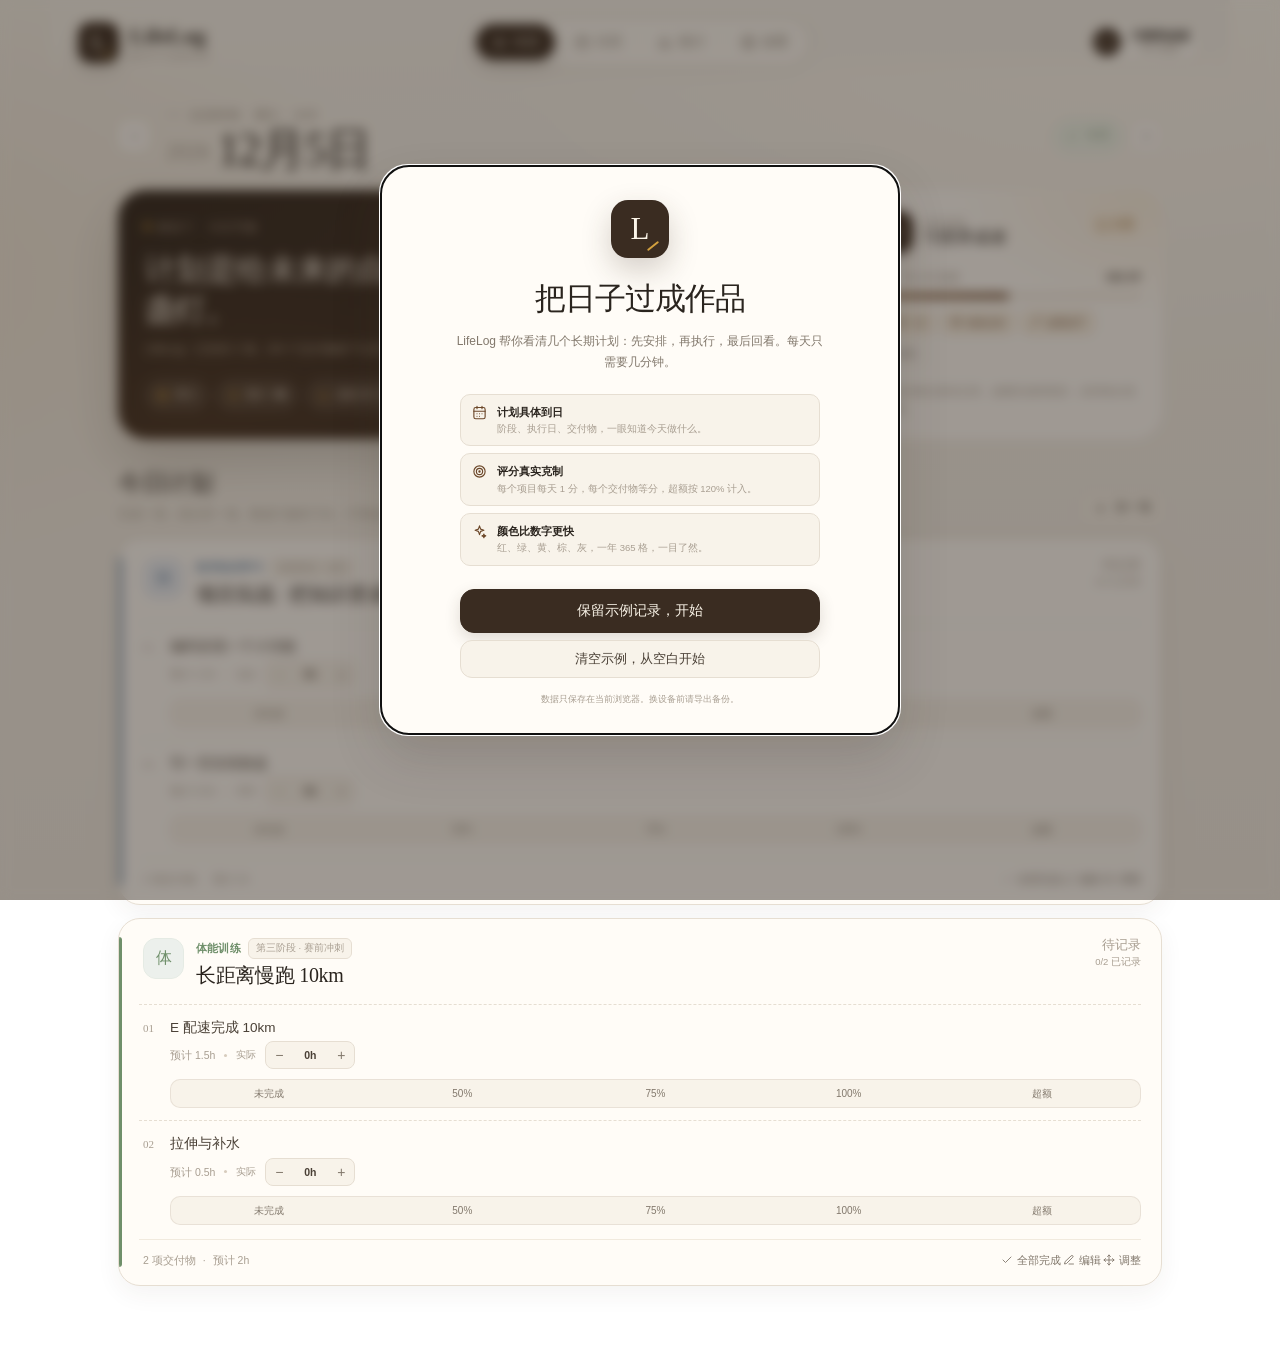
<file: index.html>
<!DOCTYPE html>
<html lang="zh-CN">
<head>
  <meta charset="UTF-8">
  <meta name="viewport" content="width=device-width, initial-scale=1, viewport-fit=cover">
  <meta name="theme-color" content="#F4F0E8">
  <meta name="description" content="LifeLog · 把运动与学习的计划、执行和复盘，放进同一条时间线。">
  <meta name="apple-mobile-web-app-capable" content="yes">
  <meta name="apple-mobile-web-app-status-bar-style" content="default">
  <meta name="apple-mobile-web-app-title" content="LifeLog">
  <meta name="mobile-web-app-capable" content="yes">
  <link rel="manifest" href="manifest.json">
  <link rel="icon" type="image/svg+xml" href="icons/icon.svg">
  <link rel="icon" type="image/png" sizes="192x192" href="icons/icon-192.png">
  <link rel="apple-touch-icon" href="icons/icon-180.png">
  <title>LifeLog · 把日子过成作品</title>
  <link rel="stylesheet" href="styles.css">
</head>
<body>
  <svg class="svg-sprite" aria-hidden="true" xmlns="http://www.w3.org/2000/svg">
    <defs>
      <symbol id="i-sun" viewBox="0 0 24 24"><circle cx="12" cy="12" r="4"/><path d="M12 2v2M12 20v2M4.93 4.93l1.42 1.42M17.66 17.66l1.41 1.41M2 12h2M20 12h2M4.93 19.07l1.42-1.42M17.66 6.34l1.41-1.41"/></symbol>
      <symbol id="i-calendar" viewBox="0 0 24 24"><rect x="3" y="4" width="18" height="18" rx="3"/><path d="M16 2v4M8 2v4M3 10h18"/><path d="M8 14h.01M12 14h.01M16 14h.01M8 18h.01M12 18h.01"/></symbol>
      <symbol id="i-chart" viewBox="0 0 24 24"><path d="M4 20V10M10 20V4M16 20v-7M22 20H2"/><path d="M4 10l6-6 6 9 5-5" opacity=".5"/></symbol>
      <symbol id="i-settings" viewBox="0 0 24 24"><circle cx="12" cy="12" r="3"/><path d="M19.4 15a1.65 1.65 0 0 0 .33 1.82l.06.06a2 2 0 1 1-2.83 2.83l-.06-.06a1.65 1.65 0 0 0-1.82-.33 1.65 1.65 0 0 0-1 1.51V21a2 2 0 1 1-4 0v-.09A1.65 1.65 0 0 0 9 19.4a1.65 1.65 0 0 0-1.82.33l-.06.06a2 2 0 1 1-2.83-2.83l.06-.06a1.65 1.65 0 0 0 .33-1.82 1.65 1.65 0 0 0-1.51-1H3a2 2 0 1 1 0-4h.09A1.65 1.65 0 0 0 4.6 9a1.65 1.65 0 0 0-.33-1.82l-.06-.06a2 2 0 1 1 2.83-2.83l.06.06a1.65 1.65 0 0 0 1.82.33H9a1.65 1.65 0 0 0 1-1.51V3a2 2 0 1 1 4 0v.09a1.65 1.65 0 0 0 1 1.51 1.65 1.65 0 0 0 1.82-.33l.06-.06a2 2 0 1 1 2.83 2.83l-.06.06a1.65 1.65 0 0 0-.33 1.82V9c.26.604.852.997 1.51 1H21a2 2 0 1 1 0 4h-.09a1.65 1.65 0 0 0-1.51 1z"/></symbol>
      <symbol id="i-plus" viewBox="0 0 24 24"><path d="M12 5v14M5 12h14"/></symbol>
      <symbol id="i-chevron-left" viewBox="0 0 24 24"><path d="M15 18l-6-6 6-6"/></symbol>
      <symbol id="i-chevron-right" viewBox="0 0 24 24"><path d="M9 18l6-6-6-6"/></symbol>
      <symbol id="i-chevron-down" viewBox="0 0 24 24"><path d="M6 9l6 6 6-6"/></symbol>
      <symbol id="i-flame" viewBox="0 0 24 24"><path d="M12 22c4.4 0 7-2.8 7-6.5 0-3-1.5-5.5-3.5-7.5-.3 2-1.2 3.2-2.5 3.7.5-3.8-1.4-7.2-4-9.2.3 4.7-4 6.6-4 12.8C5 19.2 7.8 22 12 22z"/></symbol>
      <symbol id="i-target" viewBox="0 0 24 24"><circle cx="12" cy="12" r="9"/><circle cx="12" cy="12" r="5"/><circle cx="12" cy="12" r="1"/></symbol>
      <symbol id="i-clock" viewBox="0 0 24 24"><circle cx="12" cy="12" r="9"/><path d="M12 7v5l3 2"/></symbol>
      <symbol id="i-edit" viewBox="0 0 24 24"><path d="M12 20h9"/><path d="M16.5 3.5a2.1 2.1 0 0 1 3 3L7 19l-4 1 1-4z"/></symbol>
      <symbol id="i-move" viewBox="0 0 24 24"><path d="M5 9l-3 3 3 3M9 5l3-3 3 3M15 19l-3 3-3-3M19 9l3 3-3 3M2 12h20M12 2v20"/></symbol>
      <symbol id="i-trash" viewBox="0 0 24 24"><path d="M3 6h18M8 6V4h8v2M19 6l-1 14H6L5 6M10 11v5M14 11v5"/></symbol>
      <symbol id="i-download" viewBox="0 0 24 24"><path d="M21 15v4a2 2 0 0 1-2 2H5a2 2 0 0 1-2-2v-4M7 10l5 5 5-5M12 15V3"/></symbol>
      <symbol id="i-upload" viewBox="0 0 24 24"><path d="M21 15v4a2 2 0 0 1-2 2H5a2 2 0 0 1-2-2v-4M17 8l-5-5-5 5M12 3v12"/></symbol>
      <symbol id="i-shield" viewBox="0 0 24 24"><path d="M12 22s8-4 8-10V5l-8-3-8 3v7c0 6 8 10 8 10z"/><path d="M9 12l2 2 4-4"/></symbol>
      <symbol id="i-x" viewBox="0 0 24 24"><path d="M18 6L6 18M6 6l12 12"/></symbol>
      <symbol id="i-check" viewBox="0 0 24 24"><path d="M20 6L9 17l-5-5"/></symbol>
      <symbol id="i-book" viewBox="0 0 24 24"><path d="M4 19.5A2.5 2.5 0 0 1 6.5 17H20V3H6.5A2.5 2.5 0 0 0 4 5.5v14z"/><path d="M4 19.5A2.5 2.5 0 0 0 6.5 22H20v-5"/></symbol>
      <symbol id="i-code" viewBox="0 0 24 24"><path d="M16 18l6-6-6-6M8 6l-6 6 6 6"/></symbol>
      <symbol id="i-activity" viewBox="0 0 24 24"><path d="M22 12h-4l-3 9L9 3l-3 9H2"/></symbol>
      <symbol id="i-spark" viewBox="0 0 24 24"><path d="M12 3l1.8 5.2L19 10l-5.2 1.8L12 17l-1.8-5.2L5 10l5.2-1.8L12 3z"/><path d="M19 16l.8 2.2L22 19l-2.2.8L19 22l-.8-2.2L16 19l2.2-.8L19 16z"/></symbol>
      <symbol id="i-rocket" viewBox="0 0 24 24"><path d="M4.5 16.5c-1.5 1.3-2 5-2 5s3.7-.5 5-2c.8-.9.8-2.4-.1-3.3-.9-.9-2.1-.6-2.9.3z"/><path d="M12 15l-3-3c1-4 4-8 10-10 0 6-3 9-7 13z"/><circle cx="15" cy="9" r="1.5"/></symbol>
      <symbol id="i-layers" viewBox="0 0 24 24"><path d="M12 2l9 5-9 5-9-5 9-5z"/><path d="M3 12l9 5 9-5M3 17l9 5 9-5"/></symbol>
      <symbol id="i-more" viewBox="0 0 24 24"><circle cx="5" cy="12" r="1"/><circle cx="12" cy="12" r="1"/><circle cx="19" cy="12" r="1"/></symbol>
      <symbol id="i-arrow-up" viewBox="0 0 24 24"><path d="M12 19V5M5 12l7-7 7 7"/></symbol>
      <symbol id="i-refresh" viewBox="0 0 24 24"><path d="M3 12a9 9 0 0 1 15.5-6.4L21 8M21 3v5h-5M21 12a9 9 0 0 1-15.5 6.4L3 16M3 21v-5h5"/></symbol>
      <symbol id="i-alert" viewBox="0 0 24 24"><path d="M10.3 3.9L1.8 18a2 2 0 0 0 1.7 3h17a2 2 0 0 0 1.7-3L13.7 3.9a2 2 0 0 0-3.4 0z"/><path d="M12 9v4M12 17h.01"/></symbol>
      <symbol id="i-archive" viewBox="0 0 24 24"><rect x="2" y="3" width="20" height="5" rx="1"/><path d="M4 8v11a2 2 0 0 0 2 2h12a2 2 0 0 0 2-2V8M10 12h4"/></symbol>
      <symbol id="i-file" viewBox="0 0 24 24"><path d="M14 2H6a2 2 0 0 0-2 2v16a2 2 0 0 0 2 2h12a2 2 0 0 0 2-2V8z"/><path d="M14 2v6h6M16 13H8M16 17H8M10 9H8"/></symbol>
      <symbol id="i-database" viewBox="0 0 24 24"><ellipse cx="12" cy="5" rx="9" ry="3"/><path d="M21 12c0 1.7-4 3-9 3s-9-1.3-9-3"/><path d="M3 5v14c0 1.7 4 3 9 3s9-1.3 9-3V5"/></symbol>
      <symbol id="i-palette" viewBox="0 0 24 24"><path d="M12 22a10 10 0 1 1 10-10c0 2.2-1.8 4-4 4h-1.5a2 2 0 0 0-1.5 3.3c.4.5.6 1 .6 1.7 0 .6-.5 1-1.1 1z"/><circle cx="7.5" cy="10.5" r=".8"/><circle cx="12" cy="7.5" r=".8"/><circle cx="16.5" cy="10.5" r=".8"/></symbol>
      <symbol id="i-user" viewBox="0 0 24 24"><circle cx="12" cy="8" r="4"/><path d="M4 21a8 8 0 0 1 16 0"/></symbol>
      <symbol id="i-timer" viewBox="0 0 24 24"><circle cx="12" cy="13" r="8"/><path d="M12 9v4l2.5 1.5M9 2h6"/></symbol>
      <symbol id="i-dumbbell" viewBox="0 0 24 24"><path d="M6.5 6.5l11 11M4 9l-2 2 5 5 2-2M20 15l2-2-5-5-2 2"/><path d="M3 12l-1 1M21 12l1-1"/></symbol>
      <symbol id="i-list" viewBox="0 0 24 24"><path d="M8 6h13M8 12h13M8 18h13M3 6h.01M3 12h.01M3 18h.01"/></symbol>
      <symbol id="i-copy" viewBox="0 0 24 24"><rect x="9" y="9" width="13" height="13" rx="2"/><path d="M5 15H4a2 2 0 0 1-2-2V4a2 2 0 0 1 2-2h9a2 2 0 0 1 2 2v1"/></symbol>
      <symbol id="i-leaf" viewBox="0 0 24 24"><path d="M11 20A7 7 0 0 1 9.8 6.1C15 4 20 4 20 4s0 5-2.1 10.2A7 7 0 0 1 11 20z"/><path d="M2 21c0-3 1.9-6.5 5-8.5"/></symbol>
    </defs>
  </svg>

  <div class="app-shell">
    <header class="topbar">
      <a class="brand" href="#" data-action="go-tab" data-tab="today" aria-label="LifeLog 今日">
        <span class="brand-mark"><span>L</span><i></i></span>
        <span class="brand-text"><strong>LifeLog</strong><small>把日子过成作品</small></span>
      </a>
      <nav class="desktop-nav" aria-label="主导航">
        <button data-action="go-tab" data-tab="today"><svg class="icon"><use href="#i-sun"></use></svg>今日</button>
        <button data-action="go-tab" data-tab="calendar"><svg class="icon"><use href="#i-calendar"></use></svg>日历</button>
        <button data-action="go-tab" data-tab="stats"><svg class="icon"><use href="#i-chart"></use></svg>统计</button>
        <button data-action="go-tab" data-tab="settings"><svg class="icon"><use href="#i-settings"></use></svg>设置</button>
      </nav>
      <div class="topbar-right" id="level-chip"></div>
    </header>

    <main id="app-main" class="app-main" tabindex="-1"></main>

    <nav class="bottom-nav" aria-label="主导航">
      <button data-action="go-tab" data-tab="today"><span class="nav-icon"><svg class="icon"><use href="#i-sun"></use></svg></span><span>今日</span></button>
      <button data-action="go-tab" data-tab="calendar"><span class="nav-icon"><svg class="icon"><use href="#i-calendar"></use></svg></span><span>日历</span></button>
      <button class="nav-add" data-action="open-plan" aria-label="新增计划"><span class="nav-add-btn"><svg class="icon"><use href="#i-plus"></use></svg></span><span>排计划</span></button>
      <button data-action="go-tab" data-tab="stats"><span class="nav-icon"><svg class="icon"><use href="#i-chart"></use></svg></span><span>统计</span></button>
      <button data-action="go-tab" data-tab="settings"><span class="nav-icon"><svg class="icon"><use href="#i-settings"></use></svg></span><span>设置</span></button>
    </nav>
  </div>

  <div id="modal-root"></div>
  <div id="toast-root" class="toast-root" aria-live="polite"></div>
  <input type="file" id="import-file" accept="application/json,.json" hidden>

  <script src="data.js"></script>
  <script src="ai.js"></script>
  <script src="app.js"></script>
  <script src="./autobackup.js"></script>
</body>
</html>
</file>
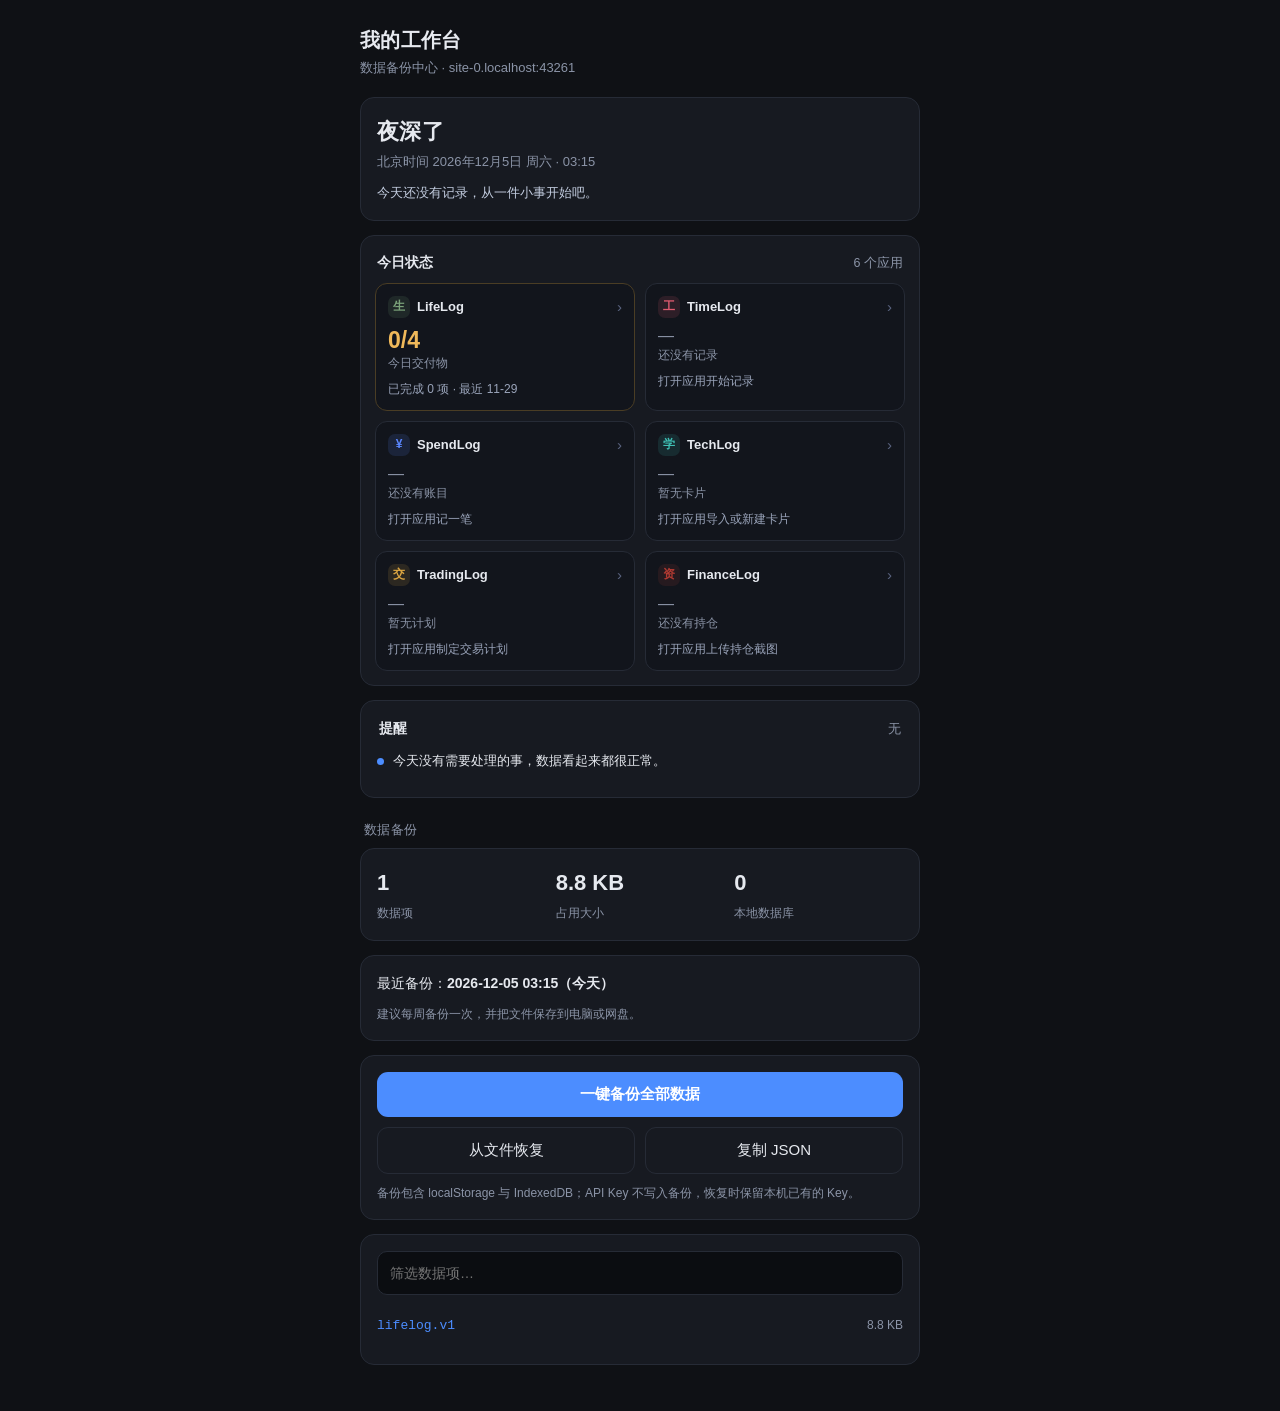
<file: backup.html>
<!DOCTYPE html>
<html lang="zh-CN">
<head>
<meta charset="UTF-8">
<meta name="viewport" content="width=device-width, initial-scale=1, viewport-fit=cover">
<title>我的工作台</title>
<link rel="icon" type="image/png" href="icons/backup-icon.png">
<link rel="apple-touch-icon" href="icons/backup-icon-180.png">
<meta name="apple-mobile-web-app-title" content="工作台">
<meta name="theme-color" content="#0d1117">
<style>
  :root {
    --bg: #0f1115;
    --card: #171a21;
    --line: #262b36;
    --text: #e6e9ef;
    --muted: #8b94a7;
    --accent: #4c8dff;
  }
  * { box-sizing: border-box; -webkit-tap-highlight-color: transparent; }
  body {
    margin: 0;
    padding: 20px 16px calc(32px + env(safe-area-inset-bottom));
    background: var(--bg);
    color: var(--text);
    font: 15px/1.6 -apple-system, BlinkMacSystemFont, "SF Pro SC", "PingFang SC", "Microsoft YaHei", sans-serif;
  }
  .wrap { max-width: 560px; margin: 0 auto; }
  h1 { font-size: 20px; margin: 4px 0 2px; letter-spacing: .3px; }
  .sub { color: var(--muted); font-size: 13px; margin-bottom: 18px; }
  .card {
    background: var(--card);
    border: 1px solid var(--line);
    border-radius: 14px;
    padding: 16px;
    margin-bottom: 14px;
  }
  .stats { display: flex; gap: 10px; }
  .stat { flex: 1; min-width: 0; }
  .stat b { display: block; font-size: 22px; font-variant-numeric: tabular-nums; }
  .stat span { color: var(--muted); font-size: 12px; }
  button {
    width: 100%;
    border: 0;
    border-radius: 11px;
    padding: 13px;
    font-size: 15px;
    font-weight: 600;
    font-family: inherit;
    color: #fff;
    background: var(--accent);
    cursor: pointer;
  }
  button:active { opacity: .82; }
  button:disabled { opacity: .5; }
  button.ghost {
    background: transparent;
    border: 1px solid var(--line);
    color: var(--text);
    font-weight: 500;
  }
  .row { display: flex; gap: 10px; margin-top: 10px; }
  .row > * { flex: 1; }
  .hint { color: var(--muted); font-size: 12px; margin: 10px 0 0; }
  input[type="search"] {
    width: 100%;
    padding: 10px 12px;
    border-radius: 10px;
    border: 1px solid var(--line);
    background: #0b0d11;
    color: var(--text);
    font: inherit;
    font-size: 14px;
    margin-bottom: 10px;
  }
  input[type="search"]:focus { outline: none; border-color: var(--accent); }
  ul { list-style: none; margin: 0; padding: 0; }
  li {
    border-top: 1px solid var(--line);
    padding: 11px 0;
    display: flex;
    gap: 12px;
    align-items: baseline;
  }
  li:first-child { border-top: 0; }
  .k {
    font-family: ui-monospace, SFMono-Regular, Menlo, monospace;
    font-size: 13px;
    color: var(--accent);
    word-break: break-all;
    flex: 1;
  }
  .v {
    color: var(--muted);
    font-size: 12px;
    white-space: nowrap;
    font-variant-numeric: tabular-nums;
  }
  .toast {
    position: fixed;
    left: 50%;
    bottom: calc(24px + env(safe-area-inset-bottom));
    transform: translate(-50%, 20px);
    background: #2b3242;
    border: 1px solid var(--line);
    color: var(--text);
    padding: 10px 16px;
    border-radius: 10px;
    font-size: 13px;
    opacity: 0;
    pointer-events: none;
    transition: .22s ease;
    max-width: calc(100% - 32px);
    text-align: center;
  }
  .toast.show { opacity: 1; transform: translate(-50%, 0); }
  .empty { color: var(--muted); font-size: 13px; text-align: center; padding: 12px 0; }
  .last { font-size: 14px; }
  .last b { font-variant-numeric: tabular-nums; }
  .last .warn { color: #f5a623; }

  /* ---------- 今日工作台 ---------- */
  .hello { font-size: 22px; font-weight: 700; letter-spacing: .3px; }
  .dateline { color: var(--muted); font-size: 13px; margin-top: 3px; font-variant-numeric: tabular-nums; }
  .herohint { margin-top: 10px; font-size: 13px; color: #c3cde0; }
  .herohint b { color: var(--accent); font-variant-numeric: tabular-nums; }
  .apps { padding: 15px 14px 14px; }
  .cardhead {
    display: flex; align-items: baseline; justify-content: space-between;
    gap: 10px; font-size: 12.5px; color: var(--muted); margin: 0 2px 10px;
  }
  .cardhead b { font-size: 14px; color: var(--text); font-weight: 600; }
  .appgrid { display: grid; grid-template-columns: 1fr 1fr; gap: 10px; }
  .app {
    display: block;
    min-width: 0;
    text-decoration: none;
    color: inherit;
    background: #12151c;
    border: 1px solid var(--line);
    border-radius: 12px;
    padding: 12px 12px 11px;
    transition: border-color .18s ease, transform .12s ease;
  }
  .app:active { transform: scale(.985); border-color: #39415a; }
  .app.wide { grid-column: 1 / -1; }
  .app .top { display: flex; align-items: center; gap: 7px; }
  .app .ico {
    width: 22px; height: 22px; border-radius: 7px; flex: 0 0 22px;
    display: flex; align-items: center; justify-content: center;
    font-size: 12px; font-weight: 700;
  }
  .app .an {
    flex: 1; min-width: 0; font-size: 13px; font-weight: 600;
    white-space: nowrap; overflow: hidden; text-overflow: ellipsis;
  }
  .app .go { color: #5a6480; font-size: 15px; line-height: 1; }
  .app .av {
    margin-top: 9px; font-size: clamp(19px, 5.6vw, 23px); font-weight: 700;
    line-height: 1.15; font-variant-numeric: tabular-nums;
    white-space: nowrap; overflow: hidden; text-overflow: ellipsis;
  }
  .app .av.muted { color: var(--muted); font-size: 16px; font-weight: 500; }
  .app .ac { color: var(--muted); font-size: 11.5px; margin-top: 1px; }
  .app .ad {
    color: #9aa4ba; font-size: 12px; margin-top: 7px;
    white-space: nowrap; overflow: hidden; text-overflow: ellipsis;
  }
  .app.warn { border-color: #4a3d24; }
  .app.warn .av { color: #f0b95a; }
  .app.bad { border-color: #5a2a2e; }
  .app.bad .an, .app.bad .av { color: #ff8b8b; }
  .ritem {
    display: flex; gap: 9px; align-items: flex-start;
    padding: 9px 0; border-top: 1px solid var(--line); font-size: 13px;
  }
  .ritem:first-child { border-top: 0; padding-top: 2px; }
  .ritem .dot {
    flex: 0 0 7px; width: 7px; height: 7px; border-radius: 50%;
    margin-top: 7px; background: var(--accent); display: block;
  }
  .ritem.warn .dot { background: #f5a623; }
  .ritem.danger .dot { background: #ff5d5d; }
  .ritem span { flex: 1; min-width: 0; }
  .ritem a { flex: 0 0 auto; color: var(--accent); text-decoration: none; font-size: 12.5px; }
  .sechead { font-size: 12.5px; color: var(--muted); margin: 22px 4px 8px; font-weight: 500; letter-spacing: .4px; }
</style>
</head>
<body>
<div class="wrap">
  <h1>我的工作台</h1>
  <div class="sub" id="origin"></div>

  <div class="card">
    <div class="hello" id="hello">你好</div>
    <div class="dateline" id="dateline">北京时间</div>
    <div class="herohint" id="heroHint"></div>
  </div>

  <div class="card apps">
    <div class="cardhead"><b>今日状态</b><span id="appsHint"></span></div>
    <div class="appgrid" id="appGrid"></div>
  </div>

  <div class="card">
    <div class="cardhead"><b>提醒</b><span id="reminderHint"></span></div>
    <ul id="reminderList"></ul>
  </div>

  <h2 class="sechead">数据备份</h2>

  <div class="card">
    <div class="stats">
      <div class="stat"><b id="count">0</b><span>数据项</span></div>
      <div class="stat"><b id="size">0 B</b><span>占用大小</span></div>
      <div class="stat"><b id="idbCount">–</b><span>本地数据库</span></div>
    </div>
  </div>

  <div class="card">
    <div class="last">最近备份：<b id="lastTime">还没有备份记录</b></div>
    <p class="hint" id="lastHint">建议每周备份一次，并把文件保存到电脑或网盘。</p>
  </div>

  <div class="card">
    <button id="btnBackup">一键备份全部数据</button>
    <div class="row">
      <button class="ghost" id="btnRestore">从文件恢复</button>
      <button class="ghost" id="btnCopy">复制 JSON</button>
    </div>
    <input type="file" id="file" accept="application/json,.json" hidden>
    <p class="hint">备份包含 localStorage 与 IndexedDB；API Key 不写入备份，恢复时保留本机已有的 Key。</p>
  </div>

  <div class="card">
    <input type="search" id="filter" placeholder="筛选数据项…">
    <ul id="list"></ul>
  </div>
</div>

<div class="toast" id="toast"></div>

<script>
(function () {
  var INTERNAL = ['__autoBackupAt', '__lastBackupAt'];
  var IDB_FALLBACK = ['yebian-db'];

  // 备份时剔除的敏感字段：键名 → 字段名
  var REDACT = { 'yebian.settings.v1': ['apiKey'], 'ai.settings.v1': ['apiKey'] };
  var REDACTED = ['yebian.settings.v1.apiKey', 'ai.settings.v1.apiKey'];

  function redactValue(key, raw) {
    var fields = REDACT[key];
    if (!fields || typeof raw !== 'string') return raw;
    try {
      var obj = JSON.parse(raw);
      fields.forEach(function (f) { delete obj[f]; });
      return JSON.stringify(obj);
    } catch (e) {
      return raw;
    }
  }

  // 恢复时保留本机已有的敏感字段，避免把 API Key 清空
  function mergeSecret(key, incoming) {
    var fields = REDACT[key];
    if (!fields) return incoming;
    var current = localStorage.getItem(key);
    if (!current) return incoming;
    try {
      var oldObj = JSON.parse(current);
      var newObj = JSON.parse(incoming);
      fields.forEach(function (f) {
        if (oldObj[f] !== undefined && oldObj[f] !== '') newObj[f] = oldObj[f];
      });
      return JSON.stringify(newObj);
    } catch (e) {
      return incoming;
    }
  }
  var $ = function (id) { return document.getElementById(id); };
  var toastTimer = null;

  /* ---------------- 北京时间工具 ---------------- */
  // 页面上的日期与时间一律按北京时间显示，不受设备时区影响
  var TZ = 'Asia/Shanghai';

  function pad2(n) { return String(n).padStart(2, '0'); }

  function bjParts(date) {
    var d = date instanceof Date ? date : new Date(date || Date.now());
    try {
      var parts = new Intl.DateTimeFormat('en-GB', {
        timeZone: TZ, year: 'numeric', month: '2-digit', day: '2-digit',
        hour: '2-digit', minute: '2-digit', hourCycle: 'h23'
      }).formatToParts(d);
      var get = function (t) {
        var hit = parts.find(function (x) { return x.type === t; });
        return hit ? hit.value : '';
      };
      return { y: get('year'), m: get('month'), d: get('day'), h: Number(get('hour')) || 0, min: get('minute') };
    } catch (e) {
      return { y: String(d.getFullYear()), m: pad2(d.getMonth() + 1), d: pad2(d.getDate()), h: d.getHours(), min: pad2(d.getMinutes()) };
    }
  }

  function bjToday() { var p = bjParts(); return p.y + '-' + p.m + '-' + p.d; }
  function bjDateStr(ts) { var p = bjParts(ts); return p.y + '-' + p.m + '-' + p.d; }
  function bjFull(ts) {
    var p = bjParts(ts);
    return p.y + '-' + p.m + '-' + p.d + ' ' + pad2(p.h) + ':' + p.min;
  }

  function dayDiff(from, to) {
    if (!from || !to) return 0;
    var a = Date.parse(from + 'T00:00:00Z');
    var b = Date.parse(to + 'T00:00:00Z');
    if (isNaN(a) || isNaN(b)) return 0;
    return Math.round((b - a) / 86400000);
  }

  var CN_WEEK = ['周日', '周一', '周二', '周三', '周四', '周五', '周六'];
  function weekdayCN(dateStr) {
    var p = String(dateStr).split('-').map(Number);
    var d = new Date(p[0], p[1] - 1, p[2], 12);
    return CN_WEEK[d.getDay()] || '';
  }

  function shortDate(dateStr) { return String(dateStr || '').slice(5); }

  function money(cents) {
    var v = Math.round(Number(cents) || 0) / 100;
    var s = v.toFixed(2).replace(/\.00$/, '');
    var parts = s.split('.');
    parts[0] = parts[0].replace(/\B(?=(\d{3})+(?!\d))/g, ',');
    return parts.join('.');
  }

  function greeting(hour) {
    if (hour < 5) return '夜深了';
    if (hour < 9) return '早上好';
    if (hour < 12) return '上午好';
    if (hour < 14) return '中午好';
    if (hour < 18) return '下午好';
    return '晚上好';
  }

  function appUrl(name) {
    try { return new URL('../' + name + '/', location.href).href; }
    catch (e) { return '../' + name + '/'; }
  }

  function getNum(key) {
    try { return Number(localStorage.getItem(key)) || 0; } catch (e) { return 0; }
  }

  // 只读解析，解析失败不会写入任何数据
  function readJSON(key) {
    var raw;
    try { raw = localStorage.getItem(key); }
    catch (e) { return { ok: false, empty: false, value: null }; }
    if (raw === null || raw === undefined) return { ok: true, empty: true, value: null };
    try { return { ok: true, empty: false, value: JSON.parse(raw) }; }
    catch (e) { return { ok: false, empty: false, value: null }; }
  }

  function toast(msg) {
    var el = $('toast');
    el.textContent = msg;
    el.classList.add('show');
    clearTimeout(toastTimer);
    toastTimer = setTimeout(function () { el.classList.remove('show'); }, 2600);
  }

  /* ---------------- localStorage ---------------- */

  function snapshot() {
    var data = {};
    for (var i = 0; i < localStorage.length; i++) {
      var k = localStorage.key(i);
      if (INTERNAL.indexOf(k) !== -1) continue;
      data[k] = redactValue(k, localStorage.getItem(k));
    }
    return data;
  }

  function byteSize(str) {
    return new Blob([str]).size;
  }

  function fmt(bytes) {
    if (bytes < 1024) return bytes + ' B';
    if (bytes < 1024 * 1024) return (bytes / 1024).toFixed(1) + ' KB';
    return (bytes / 1024 / 1024).toFixed(2) + ' MB';
  }

  function stamp() {
    var p = bjParts();
    return p.y + '-' + p.m + '-' + p.d + '-' + pad2(p.h) + p.min;
  }

  function download(text, filename) {
    var blob = new Blob([text], { type: 'application/json' });
    var url = URL.createObjectURL(blob);
    var a = document.createElement('a');
    a.href = url;
    a.download = filename;
    document.body.appendChild(a);
    a.click();
    setTimeout(function () {
      URL.revokeObjectURL(url);
      a.remove();
    }, 2000);
  }

  /* ---------------- IndexedDB ---------------- */

  function openDb(name, createMeta) {
    return new Promise(function (resolve, reject) {
      var req = indexedDB.open(name);
      req.onupgradeneeded = function () {
        var db = req.result;
        if (!createMeta) return;
        Object.keys(createMeta.stores || {}).forEach(function (s) {
          if (db.objectStoreNames.contains(s)) return;
          var m = createMeta.stores[s];
          var opts = { autoIncrement: !!m.autoIncrement };
          if (m.keyPath) opts.keyPath = m.keyPath;
          db.createObjectStore(s, opts);
        });
      };
      req.onsuccess = function () { resolve(req.result); };
      req.onerror = function () { reject(req.error); };
      req.onblocked = function () { reject(new Error('数据库被其他标签页占用')); };
    });
  }

  function readStore(db, storeName) {
    return new Promise(function (resolve, reject) {
      var t = db.transaction(storeName, 'readonly');
      var os = t.objectStore(storeName);
      var meta = {
        keyPath: os.keyPath,
        autoIncrement: os.autoIncrement,
        records: []
      };
      var req = os.openCursor();
      req.onsuccess = function () {
        var c = req.result;
        if (c) {
          meta.records.push({ k: c.primaryKey, v: c.value });
          c.continue();
        } else {
          resolve(meta);
        }
      };
      req.onerror = function () { reject(req.error); };
    });
  }

  function listDbNames() {
    if (indexedDB.databases) {
      return indexedDB.databases().then(function (list) {
        return (list || []).map(function (d) { return d.name; }).filter(Boolean);
      }).catch(function () { return IDB_FALLBACK; });
    }
    return Promise.resolve(IDB_FALLBACK);
  }

  function dumpIndexedDB() {
    if (!window.indexedDB) return Promise.resolve({});
    return listDbNames().then(function (names) {
      var out = {};
      return names.reduce(function (chain, name) {
        return chain.then(function () {
          return openDb(name).then(function (db) {
            var storeNames = Array.prototype.slice.call(db.objectStoreNames);
            var stores = {};
            return storeNames.reduce(function (inner, s) {
              return inner.then(function () {
                return readStore(db, s).then(function (m) { stores[s] = m; });
              });
            }, Promise.resolve()).then(function () {
              out[name] = { version: db.version, stores: stores };
              db.close();
            });
          }).catch(function () { /* 单个库失败不影响其他库 */ });
        });
      }, Promise.resolve()).then(function () { return out; });
    });
  }

  function writeStore(db, storeName, meta) {
    return new Promise(function (resolve, reject) {
      var t = db.transaction(storeName, 'readwrite');
      var os = t.objectStore(storeName);
      os.clear();
      (meta.records || []).forEach(function (r) {
        if (os.keyPath) os.put(r.v);
        else os.put(r.v, r.k);
      });
      t.oncomplete = function () { resolve(); };
      t.onerror = function () { reject(t.error); };
      t.onabort = function () { reject(t.error); };
    });
  }

  function openForRestore(name, meta) {
    return openDb(name).then(function (db) {
      var missing = Object.keys(meta.stores || {}).filter(function (s) {
        return !db.objectStoreNames.contains(s);
      });
      if (!missing.length) return db;

      var nextVersion = db.version + 1;
      db.close();
      return new Promise(function (resolve, reject) {
        var req = indexedDB.open(name, nextVersion);
        req.onupgradeneeded = function () {
          var d = req.result;
          missing.forEach(function (s) {
            var m = meta.stores[s];
            var opts = { autoIncrement: !!m.autoIncrement };
            if (m.keyPath) opts.keyPath = m.keyPath;
            d.createObjectStore(s, opts);
          });
        };
        req.onsuccess = function () { resolve(req.result); };
        req.onerror = function () { reject(req.error); };
        req.onblocked = function () { reject(new Error('数据库被其他标签页占用')); };
      });
    });
  }

  function restoreIndexedDB(snapshot) {
    var names = Object.keys(snapshot || {});
    return names.reduce(function (chain, name) {
      return chain.then(function () {
        var meta = snapshot[name];
        return openForRestore(name, meta).then(function (db) {
          var stores = Object.keys(meta.stores || {});
          return stores.reduce(function (inner, s) {
            return inner.then(function () { return writeStore(db, s, meta.stores[s]); });
          }, Promise.resolve()).then(function () { db.close(); });
        });
      });
    }, Promise.resolve());
  }

  /* ---------------- 导出与恢复 ---------------- */

  function buildPayload(idb) {
    var data = snapshot();
    return {
      exportedAt: new Date().toISOString(),
      origin: location.origin,
      count: Object.keys(data).length,
      data: data,
      indexedDB: idb || {},
      redacted: REDACTED
    };
  }

  function render() {
    var data = snapshot();
    var keys = Object.keys(data);
    var total = 0;
    var kw = $('filter').value.trim().toLowerCase();
    var list = $('list');
    list.innerHTML = '';

    var shown = 0;
    keys.sort().forEach(function (k) {
      var v = data[k] || '';
      total += byteSize(k) + byteSize(v);
      if (kw && k.toLowerCase().indexOf(kw) === -1) return;
      shown++;
      var li = document.createElement('li');
      var name = document.createElement('span');
      name.className = 'k';
      name.textContent = k;
      var meta = document.createElement('span');
      meta.className = 'v';
      meta.textContent = fmt(byteSize(v));
      li.appendChild(name);
      li.appendChild(meta);
      list.appendChild(li);
    });

    if (!shown) {
      var empty = document.createElement('li');
      empty.className = 'empty';
      empty.textContent = keys.length ? '没有匹配的数据项' : '当前站点还没有数据';
      list.appendChild(empty);
    }

    $('count').textContent = keys.length;
    $('size').textContent = fmt(total);
    $('origin').textContent = '数据备份中心 · ' + location.host;
  }

  function refreshIdbCount() {
    if (!window.indexedDB) { $('idbCount').textContent = '0'; return; }
    listDbNames().then(function (names) {
      $('idbCount').textContent = names.length;
    }).catch(function () { $('idbCount').textContent = '?'; });
  }

  /* ---------------- 今日工作台（只读汇总） ---------------- */

  function baseCard(app, name, short, color) {
    return {
      app: app, name: name, short: short, color: color, url: appUrl(app),
      value: '—', cap: '', detail: '', tone: '', active: false
    };
  }

  function lifeStatus(today, hour) {
    var card = baseCard('LifeLog', 'LifeLog', '生', '#7BA37A');
    var out = { card: card, reminders: [] };
    var r = readJSON('lifelog.v1');
    if (!r.ok) {
      card.tone = 'bad'; card.cap = '数据读取异常'; card.detail = '先到下方备份恢复';
      out.reminders.push({ tone: 'danger', text: 'LifeLog 数据读取异常，先不要在该应用里保存，请用下方备份恢复。', app: 'LifeLog' });
      return out;
    }
    var state = r.value;
    if (!state) { card.cap = '还没有数据'; card.detail = '打开应用开始记录'; return out; }
    if (!Array.isArray(state.entries) || !Array.isArray(state.programs)) {
      card.tone = 'bad'; card.cap = '数据结构异常'; card.detail = '先到下方备份恢复';
      out.reminders.push({ tone: 'danger', text: 'LifeLog 数据结构异常，先不要在该应用里保存，请用下方备份恢复。', app: 'LifeLog' });
      return out;
    }
    var archived = {};
    state.programs.forEach(function (p) { if (p && p.archived) archived[p.id] = 1; });

    var onDay = state.entries.filter(function (e) {
      return e && e.date === today && !archived[e.programId];
    });
    var all = [];
    onDay.forEach(function (e) {
      (e.deliverables || []).forEach(function (d) { if (d) all.push(d); });
    });
    var recorded = all.filter(function (d) { return typeof d.completion === 'number'; }).length;
    var done = all.filter(function (d) { return typeof d.completion === 'number' && d.completion >= 1; }).length;

    var recent = null;
    state.entries.forEach(function (e) {
      if (!e || !e.date || e.date > today || archived[e.programId]) return;
      var rated = (e.deliverables || []).filter(function (d) { return d && typeof d.completion === 'number'; });
      if (!rated.length) return;
      if (!recent || e.date > recent.date) recent = e;
    });
    var recentName = '';
    if (recent) {
      var program = state.programs.find(function (p) { return p.id === recent.programId; });
      recentName = program ? program.name : '';
    }

    if (!all.length) {
      card.cap = '今日无计划';
      card.detail = recent ? '最近 ' + shortDate(recent.date) + ' · ' + recentName : '还没有训练记录';
    } else {
      card.value = recorded + '/' + all.length;
      card.cap = '今日交付物';
      card.detail = '已完成 ' + done + ' 项' +
        (recent && recent.date !== today ? ' · 最近 ' + shortDate(recent.date) : '');
      card.active = recorded > 0;
      if (!recorded) card.tone = 'warn';
      if (hour >= 20 && !recorded) {
        out.reminders.push({ tone: 'warn', text: 'LifeLog 今天有 ' + all.length + ' 个交付物，还没有记录完成情况。', app: 'LifeLog' });
      }
    }
    return out;
  }

  function timeStatus(today, hour) {
    var card = baseCard('TimeLog', 'TimeLog', '工', '#E05B70');
    var out = { card: card, reminders: [] };
    var r = readJSON('worklog_logs');
    if (!r.ok) {
      card.tone = 'bad'; card.cap = '数据读取异常'; card.detail = '先到下方备份恢复';
      out.reminders.push({ tone: 'danger', text: 'TimeLog 数据读取异常，先不要在该应用里保存，请用下方备份恢复。', app: 'TimeLog' });
      return out;
    }
    if (!r.value) { card.cap = '还没有记录'; card.detail = '打开应用开始记录'; return out; }
    if (!Array.isArray(r.value)) {
      card.tone = 'bad'; card.cap = '数据结构异常'; card.detail = '先到下方备份恢复';
      out.reminders.push({ tone: 'danger', text: 'TimeLog 数据结构异常，先不要在该应用里保存，请用下方备份恢复。', app: 'TimeLog' });
      return out;
    }
    var logs = r.value;
    var done = logs.filter(function (l) { return l && l.date === today && l.status === 'done'; });
    var plans = logs.filter(function (l) { return l && l.date === today && l.status === 'plan'; });
    // duration 以半小时为单位，TimeLog 里显示时同样是 ×0.5
    var units = done.reduce(function (sum, l) { return sum + (Number(l.duration) || 0); }, 0);
    var hours = units * 0.5;

    var recent = null;
    logs.forEach(function (l) {
      if (!l || !l.date || l.date > today || l.status !== 'done') return;
      if (!recent || l.date > recent.date ||
        (l.date === recent.date && (Number(l.createdAt) || 0) > (Number(recent.createdAt) || 0))) {
        recent = l;
      }
    });

    if (!done.length && !plans.length) {
      card.cap = '今日无记录';
      card.detail = recent ? '最近 ' + shortDate(recent.date) + ' · ' + String(recent.task || '') : '还没有工作记录';
    } else {
      card.value = done.length ? (Math.round(hours * 10) / 10) + 'h' : '—';
      card.cap = done.length ? '今日 ' + done.length + ' 条记录' : '今天还没记录工时';
      card.detail = (plans.length ? plans.length + ' 项计划待完成' : '今日计划已全部完成') +
        (recent && recent.date !== today ? ' · 最近 ' + shortDate(recent.date) : '');
      card.active = done.length > 0;
      if (!done.length || (hour >= 21 && plans.length)) card.tone = 'warn';
      if (hour >= 21 && plans.length) {
        out.reminders.push({ tone: 'warn', text: 'TimeLog 还有 ' + plans.length + ' 项今天的计划没有标记完成。', app: 'TimeLog' });
      }
    }
    return out;
  }

  function spendStatus(today, hour) {
    var card = baseCard('SpendLog', 'SpendLog', '¥', '#5B87FF');
    var out = { card: card, reminders: [] };
    var r = readJSON('suishou_jizhang_v1');
    if (!r.ok) {
      card.tone = 'bad'; card.cap = '数据读取异常'; card.detail = '先到下方备份恢复';
      out.reminders.push({ tone: 'danger', text: 'SpendLog 数据读取异常，先不要在该应用里保存，请用下方备份恢复。', app: 'SpendLog' });
      return out;
    }
    var recs = r.value && Array.isArray(r.value.records) ? r.value.records : [];
    if (!recs.length) { card.cap = '还没有账目'; card.detail = '打开应用记一笔'; return out; }

    var month = today.slice(0, 7);
    var todayRecs = [];
    var todaySum = 0;
    var monthSum = 0;
    var recent = null;
    recs.forEach(function (x) {
      if (!x || !x.date || x.date > today) return;
      if (String(x.date).slice(0, 7) === month) monthSum += Number(x.amount) || 0;
      if (x.date === today) { todayRecs.push(x); todaySum += Number(x.amount) || 0; }
      if (!recent || x.date > recent.date ||
        (x.date === recent.date && (Number(x.createdAt) || 0) > (Number(recent.createdAt) || 0))) {
        recent = x;
      }
    });

    card.value = todayRecs.length ? '¥' + money(todaySum) : '—';
    card.cap = todayRecs.length ? '今日 ' + todayRecs.length + ' 笔' : '今天还没记账';
    card.detail = '本月 ¥' + money(monthSum) + (recent ? ' · 最近 ' + shortDate(recent.date) : '');
    card.active = todayRecs.length > 0;
    if (!todayRecs.length && hour >= 21) {
      card.tone = 'warn';
      out.reminders.push({ tone: 'warn', text: 'SpendLog 今天还没有记账，别忘了补一笔。', app: 'SpendLog' });
    }
    return out;
  }

  function techStatus(today) {
    var card = baseCard('TechLog', 'TechLog', '学', '#3FBFB4');
    var out = { card: card, reminders: [] };
    var r = readJSON('faa_srs_cards');
    if (!r.ok) {
      card.tone = 'bad'; card.cap = '数据读取异常'; card.detail = '先到下方备份恢复';
      out.reminders.push({ tone: 'danger', text: 'TechLog 数据读取异常，先不要在该应用里保存，请用下方备份恢复。', app: 'TechLog' });
      return out;
    }
    if (!r.value) { card.cap = '暂无卡片'; card.detail = '打开应用导入或新建卡片'; return out; }
    if (!Array.isArray(r.value)) {
      card.tone = 'bad'; card.cap = '数据结构异常'; card.detail = '先到下方备份恢复';
      out.reminders.push({ tone: 'danger', text: 'TechLog 数据结构异常，先不要在该应用里保存，请用下方备份恢复。', app: 'TechLog' });
      return out;
    }
    var cards = r.value;
    if (!cards.length) { card.cap = '暂无卡片'; card.detail = '打开应用导入或新建卡片'; return out; }

    var due = 0;
    var reviewedToday = 0;
    var lastDate = '';
    cards.forEach(function (c) {
      if (!c) return;
      if (c.due && c.due <= today) due += 1;
      if (c.lastReviewed && c.lastReviewed <= today && c.lastReviewed > lastDate) lastDate = c.lastReviewed;
      var log = Array.isArray(c.reviewLog) ? c.reviewLog : [];
      log.forEach(function (x) {
        if (!x || !x.date || x.date > today) return;
        if (x.date === today) reviewedToday += 1;
        if (x.date > lastDate) lastDate = x.date;
      });
    });

    card.value = String(due);
    card.cap = '今日到期卡片';
    card.detail = '共 ' + cards.length + ' 张' +
      (reviewedToday ? ' · 今日复习 ' + reviewedToday + ' 次' : (lastDate ? ' · 最近 ' + shortDate(lastDate) : ''));
    card.active = reviewedToday > 0;
    if (due > 0) {
      card.tone = 'warn';
      out.reminders.push({ tone: 'info', text: 'TechLog 有 ' + due + ' 张卡片今天到期。', app: 'TechLog' });
    }
    return out;
  }

  function tradeStatus(today) {
    var card = baseCard('TradingLog', 'TradingLog', '交', '#D9A441');
    var out = { card: card, reminders: [] };
    var r = readJSON('shouze.trading.journal.v1');
    if (!r.ok) {
      card.tone = 'bad'; card.cap = '数据读取异常'; card.detail = '先到下方备份恢复';
      out.reminders.push({ tone: 'danger', text: 'TradingLog 数据读取异常，先不要在该应用里保存，请用下方备份恢复。', app: 'TradingLog' });
      return out;
    }
    var plans = r.value && Array.isArray(r.value.plans) ? r.value.plans : [];
    if (!plans.length) { card.cap = '暂无计划'; card.detail = '打开应用制定交易计划'; return out; }

    var plannedCount = 0;
    var latest = null;
    var oldest = null;
    plans.forEach(function (p) {
      if (!p) return;
      var ts = Date.parse(p.createdAt);
      if (isNaN(ts)) ts = 0;
      if (!latest || ts > latest.ts) latest = { ts: ts, plan: p };
      if (p.status === 'planned') {
        plannedCount += 1;
        if (!oldest || ts < oldest.ts) oldest = { ts: ts, plan: p };
      }
    });

    card.value = String(plannedCount);
    card.cap = '待执行计划';
    card.detail = latest ? '最近 ' + shortDate(bjDateStr(latest.ts)) + ' · ' + String(latest.plan.symbol || '') : '';
    card.active = Boolean(latest && bjDateStr(latest.ts) === today);
    if (oldest) {
      var age = dayDiff(bjDateStr(oldest.ts), today);
      if (age >= 14) {
        out.reminders.push({ tone: 'info', text: 'TradingLog 有 ' + plannedCount + ' 个计划待执行，最早的已放了 ' + age + ' 天。', app: 'TradingLog' });
      }
    }
    return out;
  }

  function financeStatus(today) {
    var card = baseCard('FinanceLog', 'FinanceLog', '资', '#B03A32');
    var out = { card: card, reminders: [] };
    var r = readJSON('finance.v1');
    if (!r.ok) {
      card.tone = 'bad'; card.cap = '数据读取异常'; card.detail = '先到下方备份恢复';
      out.reminders.push({ tone: 'danger', text: 'FinanceLog 数据读取异常，先不要在该应用里保存，请用下方备份恢复。', app: 'FinanceLog' });
      return out;
    }
    var st = r.value;
    if (!st) { card.cap = '还没有持仓'; card.detail = '打开应用上传持仓截图'; return out; }
    if (!Array.isArray(st.positions) || !Array.isArray(st.accounts)) {
      card.tone = 'bad'; card.cap = '数据结构异常'; card.detail = '先到下方备份恢复';
      out.reminders.push({ tone: 'danger', text: 'FinanceLog 数据结构异常，先不要在该应用里保存，请用下方备份恢复。', app: 'FinanceLog' });
      return out;
    }

    var SCALE = 10000;
    function mv(p) {
      // 金额制（基金平台截图）：currentPrice 直接是金额
      if (p.mode === 'amount') return (Number(p.currentPrice) || 0) / SCALE;
      if (p.type === 'cash') return Number(p.quantity) || 0;
      var mult = p.type === 'option' ? (Number(p.option && p.option.multiplier) || 10000) : 1;
      // 期权卖方是负债，按负数计入
      var sign = (p.type === 'option' && p.option && p.option.direction === 'short') ? -1 : 1;
      return sign * (Number(p.quantity) || 0) * (Number(p.currentPrice) || 0) * mult / SCALE;
    }

    var total = 0;
    var count = 0;
    var stale = 0;
    st.positions.forEach(function (p) {
      if (!p) return;
      total += mv(p);
      if (p.type === 'cash') return;
      count += 1;
      var d = String(p.updatedAt || '').slice(0, 10);
      if (!d || dayDiff(d, today) >= 7) stale += 1;
    });

    var day = 0;
    var hasDay = false;
    var dayAsOf = '';
    st.accounts.forEach(function (a) {
      if (!a) return;
      if (typeof a.dayPnl === 'number' && isFinite(a.dayPnl)) {
        day += a.dayPnl;
        hasDay = true;
        var d = String(a.dayPnlAsOf || '').slice(0, 10);
        if (d > dayAsOf) dayAsOf = d;
      }
    });

    // 盈亏可能是几天前录的，别把旧数字说成“今日”
    var dayWord = '今日';
    if (hasDay && dayAsOf && dayAsOf !== today) {
      dayWord = dayDiff(dayAsOf, today) === 1 ? '昨日' : dayAsOf.slice(5) + ' 当日';
    }

    // 金额不在工作台上显示，避免截图或旁人一眼看到家底
    card.value = '***';
    card.cap = count ? '总资产 · ' + count + ' 个持仓' : '还没有持仓';
    card.detail = hasDay
      ? dayWord + ' ' + (day >= 0 ? '+' : '-') + '¥' + money(Math.abs(Math.round(day * 100))) +
        (dayWord === '今日' ? '' : ' · 未更新')
      : (count ? '今日盈亏未录入' : '打开应用录入持仓');
    card.active = hasDay || count > 0;

    if (hasDay && dayAsOf && dayAsOf !== today) {
      card.tone = 'warn';
      out.reminders.push({
        tone: 'warn',
        text: 'FinanceLog 的盈亏还是 ' + dayAsOf.slice(5) + ' 的数字，今天还没更新持仓。',
        app: 'FinanceLog'
      });
    }

    // 风控：快照由 FinanceLog 写入时算好，这里只读
    var rs = st.meta && st.meta.risk;
    if (rs && rs.warn) {
      out.reminders.push({ tone: 'warn', text: 'FinanceLog 风控：' + rs.warn + '。', app: 'FinanceLog' });
    }
    if (rs && rs.maxName && rs.maxPct) {
      var conc = (st.settings && st.settings.risk && Number(st.settings.risk.concentration)) || 25;
      if (rs.maxPct > conc) {
        out.reminders.push({
          tone: 'info',
          text: 'FinanceLog「' + rs.maxName + '」占总资产 ' + rs.maxPct + '%，超过集中度阈值 ' + conc + '%。',
          app: 'FinanceLog'
        });
      }
    }

    if (stale) {
      card.tone = 'warn';
      out.reminders.push({ tone: 'info', text: 'FinanceLog 有 ' + stale + ' 个持仓超过 7 天没更新价格。', app: 'FinanceLog' });
    }
    return out;
  }

  function renderHero() {
    var p = bjParts();
    var date = p.y + '-' + p.m + '-' + p.d;
    $('hello').textContent = greeting(p.h);
    $('dateline').textContent = '北京时间 ' + p.y + '年' + Number(p.m) + '月' + Number(p.d) + '日 ' +
      weekdayCN(date) + ' · ' + pad2(p.h) + ':' + p.min;
  }

  function renderWorkbench() {
    var p = bjParts();
    var today = p.y + '-' + p.m + '-' + p.d;
    renderHero();

    var results = [lifeStatus(today, p.h), timeStatus(today, p.h), spendStatus(today, p.h), techStatus(today), tradeStatus(today), financeStatus(today)];
    var cards = results.map(function (x) { return x.card; });
    var reminders = [];
    results.forEach(function (x) { reminders = reminders.concat(x.reminders); });

    // 备份是否超期
    var last = Math.max(getNum('__lastBackupAt'), getNum('__autoBackupAt'));
    if (!last) {
      reminders.push({ tone: 'danger', text: '还没有备份记录，建议现在点一次「一键备份全部数据」。' });
    } else {
      var gap = dayDiff(bjDateStr(last), today);
      if (gap > 7) reminders.push({ tone: 'warn', text: '已有 ' + gap + ' 天没有备份，建议现在补一次。' });
    }

    // 数据救援副本
    var rescueCount = 0;
    try {
      for (var i = 0; i < localStorage.length; i++) {
        var k = localStorage.key(i);
        if (k && k.indexOf('__rescue.') === 0) rescueCount += 1;
      }
    } catch (e) { /* 忽略读取异常 */ }
    if (rescueCount) {
      reminders.push({ tone: 'warn', text: '检测到 ' + rescueCount + ' 份数据救援副本，说明曾出现读取异常，建议先做一次完整备份。' });
    }

    var rank = { danger: 3, warn: 2, info: 1 };
    reminders.sort(function (a, b) { return (rank[b.tone] || 0) - (rank[a.tone] || 0); });

    var active = cards.filter(function (c) { return c.active; }).length;
    var hint = $('heroHint');
    hint.innerHTML = '';
    if (active) {
      hint.appendChild(document.createTextNode('今天已有 '));
      var b = document.createElement('b');
      b.textContent = active;
      hint.appendChild(b);
      hint.appendChild(document.createTextNode(' 个应用更新' +
        (active < cards.length ? '，还有 ' + (cards.length - active) + ' 个没开始。' : '，全部到齐。')));
    } else {
      hint.textContent = '今天还没有记录，从一件小事开始吧。';
    }

    var grid = $('appGrid');
    grid.innerHTML = '';
    cards.forEach(function (c, idx) {
      var a = document.createElement('a');
      a.className = 'app' + (c.tone ? ' ' + c.tone : '') +
        (idx === cards.length - 1 && cards.length % 2 ? ' wide' : '');
      a.href = c.url;
      a.setAttribute('aria-label', '打开 ' + c.name);

      var top = document.createElement('div');
      top.className = 'top';
      var ico = document.createElement('span');
      ico.className = 'ico';
      ico.textContent = c.short;
      ico.style.color = c.color;
      ico.style.background = c.color + '22';
      var nm = document.createElement('span');
      nm.className = 'an';
      nm.textContent = c.name;
      var go = document.createElement('span');
      go.className = 'go';
      go.textContent = '›';
      top.appendChild(ico);
      top.appendChild(nm);
      top.appendChild(go);

      var av = document.createElement('div');
      av.className = 'av' + (c.value === '—' ? ' muted' : '');
      av.textContent = c.value;
      var ac = document.createElement('div');
      ac.className = 'ac';
      ac.textContent = c.cap;
      var ad = document.createElement('div');
      ad.className = 'ad';
      ad.textContent = c.detail || '';

      a.appendChild(top);
      a.appendChild(av);
      a.appendChild(ac);
      a.appendChild(ad);
      grid.appendChild(a);
    });
    $('appsHint').textContent = cards.length + ' 个应用';

    var list = $('reminderList');
    list.innerHTML = '';
    var hintEl = $('reminderHint');
    if (!reminders.length) {
      var ok = document.createElement('li');
      ok.className = 'ritem';
      var okDot = document.createElement('i');
      okDot.className = 'dot';
      var okText = document.createElement('span');
      okText.textContent = '今天没有需要处理的事，数据看起来都很正常。';
      ok.appendChild(okDot);
      ok.appendChild(okText);
      list.appendChild(ok);
      hintEl.textContent = '无';
    } else {
      reminders.slice(0, 6).forEach(function (item) {
        var li = document.createElement('li');
        li.className = 'ritem ' + (item.tone || 'info');
        var dot = document.createElement('i');
        dot.className = 'dot';
        var span = document.createElement('span');
        span.textContent = item.text;
        li.appendChild(dot);
        li.appendChild(span);
        if (item.app) {
          var link = document.createElement('a');
          link.href = appUrl(item.app);
          link.textContent = '打开';
          li.appendChild(link);
        }
        list.appendChild(li);
      });
      hintEl.textContent = reminders.length + ' 条';
    }
  }

  function renderStatus() {
    var last = Math.max(getNum('__lastBackupAt'), getNum('__autoBackupAt'));
    var timeEl = $('lastTime');
    var hintEl = $('lastHint');
    if (!last) {
      timeEl.textContent = '还没有备份记录';
      timeEl.className = 'warn';
      hintEl.textContent = '建议现在先点一次「一键备份全部数据」，把文件保存到电脑或网盘。';
      return;
    }
    var days = dayDiff(bjDateStr(last), bjToday());
    var label = bjFull(last);
    timeEl.textContent = label + (days <= 0 ? '（今天）' : '（' + days + ' 天前）');
    timeEl.className = days > 7 ? 'warn' : '';
    hintEl.textContent = days > 7
      ? '已超过 7 天没有备份，建议现在补一次，避免换机或清理浏览器数据时丢失。'
      : '建议每周备份一次，并把文件保存到电脑或网盘。';
  }

  $('btnBackup').addEventListener('click', function () {
    var btn = $('btnBackup');
    btn.disabled = true;
    toast('正在读取数据…');
    dumpIndexedDB().then(function (idb) {
      var payload = buildPayload(idb);
      if (!payload.count && !Object.keys(idb).length) return toast('当前没有可备份的数据');
      var text = JSON.stringify(payload, null, 2);
      download(text, 'all-backup-' + stamp() + '.json');
      try { localStorage.setItem('__lastBackupAt', String(Date.now())); } catch (e) {}
      renderStatus();
      toast('已导出 ' + payload.count + ' 项，' + fmt(byteSize(text)));
    }).catch(function (e) {
      toast('备份失败：' + (e && e.message ? e.message : e));
    }).then(function () {
      btn.disabled = false;
    });
  });

  $('btnCopy').addEventListener('click', function () {
    dumpIndexedDB().then(function (idb) {
      var payload = buildPayload(idb);
      if (!payload.count && !Object.keys(idb).length) return toast('当前没有可备份的数据');
      var text = JSON.stringify(payload, null, 2);
      if (!navigator.clipboard) return toast('此浏览器不支持复制，请用备份按钮');
      return navigator.clipboard.writeText(text).then(function () {
        toast('已复制 ' + fmt(byteSize(text)) + ' 的数据');
      }).catch(function () {
        toast('复制失败，请改用备份按钮');
      });
    });
  });

  $('btnRestore').addEventListener('click', function () { $('file').click(); });

  $('file').addEventListener('change', function (e) {
    var file = e.target.files && e.target.files[0];
    e.target.value = '';
    if (!file) return;

    file.text().then(function (text) {
      var obj;
      try { obj = JSON.parse(text); } catch (err) { return toast('文件不是合法的 JSON'); }

      var data = obj && obj.data && typeof obj.data === 'object' && !Array.isArray(obj.data)
        ? obj.data : obj;
      if (!data || typeof data !== 'object' || Array.isArray(data)) return toast('无法识别的备份格式');

      var keys = Object.keys(data);
      var dbs = obj && obj.indexedDB ? Object.keys(obj.indexedDB) : [];
      if (!keys.length && !dbs.length) return toast('备份里没有数据');

      var when = '未知时间';
      if (obj.exportedAt) {
        var exportedTs = Date.parse(obj.exportedAt);
        if (!isNaN(exportedTs)) when = bjFull(exportedTs) + '（北京时间）';
      }
      var ok = confirm(
        '将写入 ' + keys.length + ' 个数据项' +
        (dbs.length ? '、覆盖 ' + dbs.length + ' 个数据库' : '') +
        '。\n\n来源站点：' + (obj.origin || '未知') +
        '\n备份时间：' + when + '\n\n确定恢复？'
      );
      if (!ok) return;

      try {
        keys.forEach(function (k) { localStorage.setItem(k, mergeSecret(k, data[k])); });
      } catch (err) {
        return toast('写入 localStorage 失败：' + err.message);
      }

      restoreIndexedDB(obj.indexedDB || {}).then(function () {
        render();
        refreshIdbCount();
        toast('已恢复 ' + keys.length + ' 项，刷新页面后生效');
      }).catch(function (e) {
        render();
        toast('部分数据库恢复失败：' + (e && e.message ? e.message : e));
      });
    });
  });

  $('filter').addEventListener('input', render);

  render();
  refreshIdbCount();
  renderWorkbench();
  renderStatus();

  // 回到页面时刷新今日概览，跨天也能更新
  document.addEventListener('visibilitychange', function () {
    if (!document.hidden) {
      renderWorkbench();
      renderStatus();
    }
  });
})();
</script>
</body>
</html>
</file>
<file: styles.css>
/* LifeLog — visual system */
:root {
  --bg: #f3efe7;
  --bg-deep: #ebe4d8;
  --surface: #fffcf7;
  --surface-2: #f8f3ea;
  --surface-3: #f1eade;
  --ink: #2a241e;
  --ink-soft: #4a4036;
  --muted: #82786c;
  --faint: #a89e91;
  --line: #e6ded2;
  --line-strong: #d7ccbd;
  --brown: #6b4628;
  --brown-deep: #3a2c21;
  --red: #be4a3d;
  --green: #6b8c63;
  --yellow: #d2a03e;
  --gray: #b4ada1;
  --cream: #fbf5e9;
  --heat-dim: #ddd5c7;
  --shadow: 0 20px 60px rgba(71, 52, 33, 0.08);
  --shadow-soft: 0 8px 24px rgba(71, 52, 33, 0.06);
  --shadow-lift: 0 24px 50px rgba(58, 44, 33, 0.16);
  --radius-xl: 28px;
  --radius-lg: 22px;
  --radius-md: 15px;
  --radius-sm: 10px;
  --sans: -apple-system, BlinkMacSystemFont, "Segoe UI", "PingFang SC", "Hiragino Sans GB", "Microsoft YaHei", "Noto Sans SC", sans-serif;
  --display: "Iowan Old Style", "Palatino Linotype", "Book Antiqua", "Songti SC", "Noto Serif SC", serif;
}

* { box-sizing: border-box; }
html { scroll-behavior: smooth; }
body {
  margin: 0;
  min-height: 100vh;
  color: var(--ink);
  font-family: var(--sans);
  font-size: 15px;
  line-height: 1.55;
  background:
    radial-gradient(1100px 700px at 88% -8%, rgba(255, 251, 241, 0.95) 0, rgba(255, 251, 241, 0) 62%),
    radial-gradient(900px 600px at -8% 30%, rgba(232, 219, 198, 0.5) 0, rgba(232, 219, 198, 0) 55%),
    linear-gradient(180deg, #f6f2ea 0%, #f1ece3 100%);
  background-attachment: fixed;
  -webkit-font-smoothing: antialiased;
  -webkit-tap-highlight-color: transparent;
}

button, input, select, textarea { font: inherit; color: inherit; }
button { cursor: pointer; }
[hidden] { display: none !important; }
a { color: inherit; }
::selection { background: rgba(107, 70, 40, 0.18); }

.svg-sprite { position: absolute; width: 0; height: 0; overflow: hidden; }
.icon {
  width: 1.2em;
  height: 1.2em;
  fill: none;
  stroke: currentColor;
  stroke-width: 1.8;
  stroke-linecap: round;
  stroke-linejoin: round;
  flex: 0 0 auto;
}

.app-shell { min-height: 100vh; display: flex; flex-direction: column; }
.topbar {
  position: sticky;
  top: 0;
  z-index: 40;
  display: grid;
  grid-template-columns: 1fr auto 1fr;
  align-items: center;
  gap: 20px;
  width: 100%;
  max-width: 1180px;
  margin: 0 auto;
  padding: 18px 28px 14px;
  background: linear-gradient(180deg, rgba(246, 242, 234, 0.96) 55%, rgba(246, 242, 234, 0) 100%);
  backdrop-filter: blur(12px);
  -webkit-backdrop-filter: blur(12px);
}
.brand {
  display: inline-flex;
  align-items: center;
  gap: 11px;
  text-decoration: none;
  width: max-content;
}
.brand-mark {
  position: relative;
  display: grid;
  place-items: center;
  width: 41px;
  height: 41px;
  border-radius: 13px;
  background: var(--brown-deep);
  color: var(--cream);
  box-shadow: inset 0 0 0 1px rgba(255, 255, 255, 0.12), 0 6px 18px rgba(58, 44, 33, 0.18);
}
.brand-mark span {
  font-family: var(--display);
  font-size: 23px;
  line-height: 1;
  transform: translateY(-1px);
}
.brand-mark i {
  position: absolute;
  right: 7px;
  bottom: 8px;
  width: 10px;
  height: 1.5px;
  background: #d2a03e;
  border-radius: 2px;
  transform: rotate(-38deg);
}
.brand-text { display: flex; flex-direction: column; line-height: 1.05; }
.brand-text strong { font-family: var(--display); font-size: 22px; letter-spacing: 0.2px; }
.brand-text small { margin-top: 4px; font-size: 9.5px; letter-spacing: 0.16em; color: var(--faint); }

.desktop-nav { display: flex; align-items: center; gap: 4px; padding: 5px; border: 1px solid rgba(215, 204, 189, 0.65); background: rgba(255, 252, 247, 0.7); border-radius: 999px; box-shadow: 0 4px 20px rgba(71, 52, 33, 0.04); }
.desktop-nav button {
  display: inline-flex;
  align-items: center;
  gap: 6px;
  border: 0;
  padding: 8px 16px;
  border-radius: 999px;
  background: transparent;
  color: var(--muted);
  font-size: 13px;
  transition: 180ms ease;
}
.desktop-nav button:hover { color: var(--ink); background: rgba(241, 234, 222, 0.8); }
.desktop-nav button.active { color: var(--cream); background: var(--brown-deep); box-shadow: 0 6px 16px rgba(58, 44, 33, 0.18); }
.desktop-nav .icon { width: 15px; height: 15px; }
.topbar-right { display: flex; justify-content: flex-end; }
.level-chip {
  display: inline-flex;
  align-items: center;
  gap: 9px;
  padding: 6px 11px 6px 6px;
  border: 1px solid var(--line);
  background: rgba(255, 252, 247, 0.72);
  border-radius: 999px;
  transition: 180ms ease;
}
.level-chip:hover { border-color: var(--line-strong); background: var(--surface); }
.level-chip .lv {
  display: grid;
  place-items: center;
  width: 28px;
  height: 28px;
  border-radius: 50%;
  background: var(--brown-deep);
  color: #f5e9d4;
  font-family: var(--display);
  font-size: 13px;
}
.level-chip .meta { display: flex; flex-direction: column; line-height: 1.1; }
.level-chip .meta b { font-size: 11.5px; font-weight: 600; }
.level-chip .meta span { font-size: 9.5px; color: var(--faint); margin-top: 2px; }

.app-main {
  width: 100%;
  max-width: 1100px;
  margin: 0 auto;
  padding: 8px 28px 80px;
  flex: 1;
  outline: none;
}
.page { animation: page-in 420ms cubic-bezier(0.22, 0.8, 0.28, 1) both; }
.app-main.no-anim .page,
.app-main.no-anim .plan-card { animation: none !important; }
@keyframes page-in {
  from { opacity: 0; transform: translateY(8px); }
  to { opacity: 1; transform: translateY(0); }
}

h1, h2, h3, h4, p { margin: 0; }
h1, h2, h3 { font-weight: 600; }
.page-title {
  font-family: var(--display);
  font-size: clamp(34px, 4vw, 46px);
  font-weight: 500;
  letter-spacing: -0.03em;
  line-height: 1.12;
}
.eyebrow {
  display: inline-flex;
  align-items: center;
  gap: 8px;
  color: var(--faint);
  font-size: 10.5px;
  font-weight: 600;
  letter-spacing: 0.16em;
  text-transform: uppercase;
}
.eyebrow::before { content: ""; width: 16px; height: 1px; background: var(--faint); }
.muted { color: var(--muted); }
.faint { color: var(--faint); }
.serif { font-family: var(--display); }

.card {
  background: var(--surface);
  border: 1px solid rgba(230, 222, 210, 0.9);
  border-radius: var(--radius-lg);
  box-shadow: var(--shadow-soft);
}
.section-head {
  display: flex;
  align-items: flex-end;
  justify-content: space-between;
  gap: 18px;
  margin: 26px 0 14px;
}
.section-head h2 { font-family: var(--display); font-size: 24px; font-weight: 500; letter-spacing: -0.02em; }
.section-head p { color: var(--faint); font-size: 12px; margin-top: 3px; }
.section-head-actions { display: flex; align-items: center; gap: 8px; }

.btn {
  display: inline-flex;
  align-items: center;
  justify-content: center;
  gap: 7px;
  min-height: 38px;
  padding: 8px 15px;
  border-radius: 12px;
  border: 1px solid transparent;
  background: var(--surface-2);
  color: var(--ink-soft);
  font-size: 13px;
  font-weight: 500;
  text-decoration: none;
  transition: 170ms ease;
  white-space: nowrap;
}
.btn .icon { width: 15px; height: 15px; }
.btn:hover { transform: translateY(-1px); box-shadow: var(--shadow-soft); }
.btn:active { transform: translateY(0); }
.btn-primary { background: var(--brown-deep); color: var(--cream); border-color: var(--brown-deep); box-shadow: 0 6px 16px rgba(58, 44, 33, 0.16); }
.btn-primary:hover { background: #30251c; }
.btn-soft { background: var(--surface-2); border-color: var(--line); }
.btn-ghost { background: transparent; border-color: transparent; color: var(--muted); }
.btn-ghost:hover { background: rgba(241, 234, 222, 0.7); box-shadow: none; }
.btn-danger { background: #f7e5e1; color: #9b3a30; border-color: #eccfc8; }
.btn-sm { min-height: 31px; padding: 5px 10px; border-radius: 9px; font-size: 11.5px; }
.btn-lg { min-height: 44px; padding: 10px 20px; border-radius: 14px; font-size: 14px; }
.btn-block { width: 100%; }
.icon-btn {
  display: inline-grid;
  place-items: center;
  width: 32px;
  height: 32px;
  border: 1px solid var(--line);
  background: var(--surface);
  border-radius: 10px;
  color: var(--muted);
  transition: 170ms ease;
}
.icon-btn:hover { color: var(--ink); border-color: var(--line-strong); background: var(--surface-2); }
.icon-btn .icon { width: 15px; height: 15px; }
.icon-btn.bare { border-color: transparent; background: transparent; }
.text-btn { border: 0; background: none; padding: 2px 0; color: var(--muted); font-size: 12px; display: inline-flex; align-items: center; gap: 4px; }
.text-btn:hover { color: var(--ink); }
.text-btn .icon { width: 13px; height: 13px; }

/* Top of pages */
.daybar {
  display: flex;
  align-items: center;
  gap: 16px;
  padding: 10px 0 16px;
}
.daybar-main { flex: 1; min-width: 0; }
.daybar h1 {
  font-family: var(--display);
  font-size: clamp(34px, 5vw, 46px);
  font-weight: 500;
  letter-spacing: -0.035em;
  line-height: 1.08;
  margin-top: 2px;
}
.daybar h1 .year { color: var(--faint); font-size: 0.48em; letter-spacing: 0; margin-right: 7px; vertical-align: 0.28em; }
.daybar-nav { display: flex; align-items: center; gap: 6px; }
.daybar-actions { display: flex; align-items: center; gap: 8px; }
.today-pill {
  display: inline-flex;
  align-items: center;
  gap: 6px;
  min-height: 32px;
  padding: 5px 11px;
  border: 1px solid var(--line);
  border-radius: 999px;
  background: rgba(255, 252, 247, 0.75);
  font-size: 11.5px;
  color: var(--muted);
}
.today-pill:hover { border-color: var(--line-strong); color: var(--ink); }
.today-pill.is-today { color: var(--green); border-color: #cddbc8; background: #f0f5eb; }

.page-head { display: flex; justify-content: space-between; align-items: flex-end; gap: 20px; padding: 12px 0 22px; }
.page-head p { margin-top: 6px; max-width: 460px; color: var(--muted); font-size: 13px; }
.page-head-actions { display: flex; align-items: center; gap: 8px; }

/* Today hero */
.today-top { display: grid; grid-template-columns: minmax(0, 1.65fr) minmax(250px, 0.72fr); gap: 16px; margin-bottom: 6px; }
.hero-card {
  position: relative;
  overflow: hidden;
  border-radius: var(--radius-xl);
  background:
    radial-gradient(600px 300px at 100% 0%, rgba(210, 160, 62, 0.17) 0, transparent 58%),
    radial-gradient(500px 360px at 8% 110%, rgba(107, 70, 40, 0.32) 0, transparent 60%),
    linear-gradient(135deg, #30261d 0%, #3b2d22 52%, #2b221b 100%);
  color: #f8f0e3;
  padding: 26px 27px;
  box-shadow: 0 20px 48px rgba(51, 38, 26, 0.2);
  min-height: 236px;
  display: flex;
  align-items: center;
  gap: 20px;
}
.hero-card::after {
  content: "";
  position: absolute;
  width: 240px;
  height: 240px;
  border: 1px solid rgba(247, 236, 218, 0.1);
  border-radius: 50%;
  right: -70px;
  top: -80px;
  pointer-events: none;
}
.hero-card::before {
  content: "";
  position: absolute;
  width: 140px;
  height: 140px;
  border: 1px solid rgba(247, 236, 218, 0.07);
  border-radius: 50%;
  right: -10px;
  top: -25px;
  pointer-events: none;
}
.hero-copy { position: relative; z-index: 1; flex: 1; min-width: 0; }
.hero-kicker { display: flex; align-items: center; gap: 8px; color: #bfae99; font-size: 10.5px; letter-spacing: 0.14em; text-transform: uppercase; }
.hero-kicker .dot { width: 5px; height: 5px; background: #d2a03e; border-radius: 50%; box-shadow: 0 0 0 4px rgba(210, 160, 62, 0.12); }
.hero-quote {
  font-family: var(--display);
  font-size: clamp(23px, 2.6vw, 31px);
  font-weight: 500;
  line-height: 1.3;
  letter-spacing: -0.02em;
  margin: 15px 0 9px;
  max-width: 340px;
}
.hero-sub { color: #b7a994; font-size: 12px; line-height: 1.65; max-width: 330px; }
.hero-meta { display: flex; flex-wrap: wrap; gap: 8px; margin-top: 20px; }
.hero-chip {
  display: inline-flex;
  align-items: center;
  gap: 6px;
  padding: 6px 10px;
  border-radius: 999px;
  background: rgba(255, 251, 242, 0.08);
  border: 1px solid rgba(255, 251, 242, 0.1);
  color: #e7dac8;
  font-size: 11px;
  backdrop-filter: blur(4px);
}
.hero-chip .icon { width: 13px; height: 13px; color: #d2a03e; }
.hero-chip strong { color: #fff8ea; font-weight: 600; }
.score-orbit-wrap { position: relative; z-index: 1; display: flex; flex-direction: column; align-items: center; gap: 10px; flex: 0 0 auto; }
.score-orbit {
  --ring: #6b8c63;
  --angle: 0deg;
  width: 134px;
  height: 134px;
  padding: 7px;
  border-radius: 50%;
  background: conic-gradient(var(--ring) var(--angle), rgba(255, 251, 242, 0.12) 0);
  position: relative;
  transition: 500ms ease;
}
.score-orbit::after {
  content: "";
  position: absolute;
  inset: -5px;
  border: 1px solid rgba(255, 251, 242, 0.1);
  border-radius: 50%;
}
.score-orbit-inner {
  width: 100%;
  height: 100%;
  border-radius: 50%;
  background: #32271e;
  display: flex;
  flex-direction: column;
  align-items: center;
  justify-content: center;
  box-shadow: inset 0 0 0 1px rgba(255, 251, 242, 0.06);
}
.score-orbit strong {
  font-family: var(--display);
  font-size: 40px;
  font-weight: 500;
  letter-spacing: -0.04em;
  line-height: 1;
  color: #fff8ec;
}
.score-orbit strong small { font-size: 20px; color: #bfae99; }
.score-orbit span { margin-top: 6px; font-size: 9.5px; letter-spacing: 0.14em; color: #a99782; }
.score-orbit.is-empty { background: rgba(255, 251, 242, 0.1); }
.score-orbit.is-empty strong { color: #a99782; }
.orbit-caption { font-size: 10px; color: #a99782; letter-spacing: 0.04em; }

.level-card {
  padding: 21px;
  border-radius: var(--radius-xl);
  display: flex;
  flex-direction: column;
  justify-content: space-between;
  gap: 16px;
  background:
    radial-gradient(340px 200px at 100% 0%, rgba(210, 160, 62, 0.13) 0, transparent 62%),
    var(--surface);
  min-height: 236px;
}
.level-top { display: flex; align-items: flex-start; justify-content: space-between; gap: 10px; }
.level-badge {
  display: inline-flex;
  align-items: center;
  gap: 9px;
}
.level-badge .num {
  display: grid;
  place-items: center;
  width: 42px;
  height: 42px;
  border-radius: 14px;
  background: var(--brown-deep);
  color: #f7ead3;
  font-family: var(--display);
  font-size: 17px;
  box-shadow: 0 7px 16px rgba(58, 44, 33, 0.16);
}
.level-badge .txt { display: flex; flex-direction: column; line-height: 1.2; }
.level-badge .txt small { font-size: 9.5px; color: var(--faint); letter-spacing: 0.1em; }
.level-badge .txt b { font-family: var(--display); font-size: 17px; font-weight: 500; }
.level-top .streak {
  display: inline-flex;
  align-items: center;
  gap: 4px;
  padding: 5px 8px;
  border-radius: 999px;
  background: #fbf0df;
  color: #9b6b2d;
  font-size: 10.5px;
  font-weight: 600;
}
.level-top .streak .icon { width: 13px; height: 13px; }
.level-progress-label { display: flex; justify-content: space-between; align-items: baseline; font-size: 10.5px; color: var(--faint); margin-bottom: 7px; }
.level-progress-label strong { color: var(--ink-soft); font-weight: 600; }
.progress-track { height: 6px; border-radius: 999px; background: var(--surface-3); overflow: hidden; }
.progress-fill { height: 100%; border-radius: 999px; background: linear-gradient(90deg, #8c6540, #6b4628); transition: width 500ms ease; }
.level-foot { display: flex; gap: 6px; flex-wrap: wrap; }
.mini-badge {
  display: inline-flex;
  align-items: center;
  gap: 4px;
  padding: 4px 8px;
  border-radius: 8px;
  border: 1px solid var(--line);
  color: var(--muted);
  font-size: 10px;
}
.mini-badge .icon { width: 12px; height: 12px; }
.mini-badge.on { color: var(--brown); border-color: #decfb9; background: #fcf4e6; }
.level-card .quote-mini { font-size: 11px; color: var(--faint); line-height: 1.6; }

/* Plan cards */
.plan-list { display: flex; flex-direction: column; gap: 13px; }
.plan-card {
  position: relative;
  overflow: hidden;
  padding: 19px 20px 15px;
  border-radius: var(--radius-lg);
  background: var(--surface);
  border: 1px solid var(--line);
  box-shadow: var(--shadow-soft);
  animation: card-in 450ms cubic-bezier(0.22, 0.8, 0.28, 1) both;
}
.plan-card:nth-child(2) { animation-delay: 60ms; }
.plan-card:nth-child(3) { animation-delay: 120ms; }
.plan-card:nth-child(4) { animation-delay: 180ms; }
@keyframes card-in {
  from { opacity: 0; transform: translateY(10px); }
  to { opacity: 1; transform: translateY(0); }
}
.plan-card::before {
  content: "";
  position: absolute;
  left: 0;
  top: 18px;
  bottom: 18px;
  width: 3px;
  border-radius: 0 4px 4px 0;
  background: var(--accent, var(--brown));
}
.plan-head { display: flex; align-items: flex-start; gap: 12px; padding-left: 4px; }
.program-avatar {
  display: grid;
  place-items: center;
  width: 41px;
  height: 41px;
  border-radius: 13px;
  background: color-mix(in srgb, var(--accent, #6b4628) 13%, white);
  color: var(--accent, var(--brown));
  font-family: var(--display);
  font-size: 16px;
  flex: 0 0 auto;
  border: 1px solid color-mix(in srgb, var(--accent, #6b4628) 18%, white);
}
.plan-title-wrap { flex: 1; min-width: 0; }
.plan-program-line { display: flex; align-items: center; gap: 7px; flex-wrap: wrap; margin-bottom: 3px; }
.plan-program { font-size: 11px; font-weight: 600; color: var(--accent, var(--brown)); letter-spacing: 0.02em; }
.stage-chip {
  display: inline-flex;
  padding: 2px 7px;
  border-radius: 6px;
  background: var(--surface-2);
  border: 1px solid var(--line);
  color: var(--faint);
  font-size: 9.5px;
  line-height: 1.5;
}
.plan-title { font-family: var(--display); font-size: 20px; font-weight: 500; line-height: 1.35; letter-spacing: -0.015em; }
.plan-score {
  flex: 0 0 auto;
  min-width: 62px;
  text-align: right;
}
.plan-score b {
  display: block;
  font-family: var(--display);
  font-size: 22px;
  font-weight: 500;
  line-height: 1;
  color: var(--score-color, var(--faint));
}
.plan-score b.pending { font-size: 13px; font-family: var(--sans); font-weight: 500; color: var(--faint); }
.plan-score span { display: block; margin-top: 4px; font-size: 9.5px; color: var(--faint); }

.deliverable-list { margin-top: 15px; border-top: 1px dashed var(--line); }
.deliverable {
  padding: 13px 0 12px 4px;
  border-bottom: 1px dashed var(--line);
}
.deliverable:last-child { border-bottom: 0; padding-bottom: 2px; }
.deliverable-head { display: flex; align-items: flex-start; gap: 10px; }
.deliverable-index {
  flex: 0 0 auto;
  font-family: var(--display);
  font-size: 11px;
  color: var(--faint);
  padding-top: 2px;
  width: 17px;
}
.deliverable-main { flex: 1; min-width: 0; }
.deliverable-main h4 { font-size: 13.5px; font-weight: 500; line-height: 1.45; color: var(--ink-soft); }
.deliverable-meta { display: flex; align-items: center; gap: 9px; margin-top: 4px; color: var(--faint); font-size: 10.5px; }
.deliverable-meta .dot-sep { width: 3px; height: 3px; border-radius: 50%; background: var(--line-strong); }
.stepper {
  display: inline-flex;
  align-items: center;
  gap: 1px;
  padding: 2px;
  border: 1px solid var(--line);
  border-radius: 8px;
  background: var(--surface-2);
}
.stepper button {
  display: grid;
  place-items: center;
  width: 22px;
  height: 22px;
  border: 0;
  background: transparent;
  border-radius: 6px;
  color: var(--muted);
  font-size: 14px;
  line-height: 1;
}
.stepper button:hover { background: #fff; color: var(--ink); box-shadow: 0 1px 4px rgba(71, 52, 33, 0.1); }
.stepper .val { min-width: 38px; text-align: center; font-size: 10.5px; color: var(--ink-soft); font-weight: 600; }
.stepper-label { color: var(--faint); font-size: 10px; }
.rating-group {
  display: grid;
  grid-template-columns: repeat(5, minmax(0, 1fr));
  gap: 3px;
  margin-top: 10px;
  margin-left: 27px;
  padding: 3px;
  border-radius: 10px;
  background: var(--surface-2);
  border: 1px solid rgba(230, 222, 210, 0.8);
}
.rating-btn {
  border: 0;
  background: transparent;
  border-radius: 7px;
  padding: 5px 2px 4px;
  color: var(--muted);
  font-size: 10px;
  line-height: 1.2;
  transition: 140ms ease;
  white-space: nowrap;
}
.rating-btn:hover { background: rgba(255, 255, 255, 0.75); color: var(--ink); }
.rating-btn.active { color: #fff; font-weight: 600; box-shadow: 0 3px 8px rgba(50, 39, 29, 0.13); }
.rating-btn[data-value="0"].active { background: var(--gray); }
.rating-btn[data-value="0.5"].active { background: var(--yellow); }
.rating-btn[data-value="0.75"].active { background: var(--green); }
.rating-btn[data-value="1"].active { background: var(--red); }
.rating-btn[data-value="1.2"].active { background: var(--brown); }
.rating-btn:disabled { opacity: 0.45; cursor: not-allowed; }
.rating-btn:disabled:hover { background: transparent; color: var(--muted); }
.stepper.locked .val { color: var(--faint); }
.future-note {
  margin: 0 0 10px;
  padding: 7px 12px;
  border-radius: 9px;
  background: var(--surface-2);
  border: 1px dashed var(--line-strong);
  color: var(--muted);
  font-size: 10.5px;
  letter-spacing: 0.02em;
  position: relative;
  z-index: 1;
}
@media (max-width: 680px) {
  .plan-card .future-note { margin-right: 16px; }
}
.plan-card.plan-future .plan-head { opacity: 0.85; }
.plan-card.plan-future .deliverable { opacity: 0.6; }

.plan-foot {
  display: flex;
  align-items: center;
  justify-content: space-between;
  gap: 12px;
  margin-top: 12px;
  padding: 10px 0 0 4px;
  border-top: 1px solid var(--surface-3);
  color: var(--faint);
  font-size: 10.5px;
}
.plan-foot .foot-meta { display: flex; align-items: center; gap: 7px; flex-wrap: wrap; }
.plan-foot .actions { display: flex; align-items: center; gap: 2px; }
.plan-foot .text-btn { font-size: 10.5px; }
.plan-foot .text-btn .icon { width: 12px; height: 12px; }
.plan-foot .text-btn.accent { color: var(--muted); }
.plan-foot .text-btn.accent:hover { color: var(--brown); }

.empty-state {
  position: relative;
  overflow: hidden;
  padding: 38px 24px;
  text-align: center;
  border-radius: var(--radius-lg);
  border: 1px dashed var(--line-strong);
  background: rgba(255, 252, 247, 0.56);
}
.empty-art {
  position: relative;
  width: 80px;
  height: 80px;
  margin: 0 auto 14px;
  border-radius: 50%;
  border: 1px solid var(--line);
  display: grid;
  place-items: center;
  color: var(--faint);
  background: var(--surface);
}
.empty-art::before {
  content: "";
  position: absolute;
  width: 102px;
  height: 102px;
  border-radius: 50%;
  border: 1px dashed var(--line);
}
.empty-art .icon { width: 28px; height: 28px; }
.empty-state h3 { font-family: var(--display); font-size: 22px; font-weight: 500; }
.empty-state p { max-width: 360px; margin: 7px auto 17px; color: var(--faint); font-size: 12px; line-height: 1.7; }
.empty-actions { display: flex; justify-content: center; gap: 8px; flex-wrap: wrap; }

.date-note {
  display: flex;
  align-items: center;
  gap: 9px;
  padding: 10px 14px;
  margin-bottom: 12px;
  border-radius: 12px;
  background: #fbf4e7;
  border: 1px solid #ecdcbf;
  color: #8a6633;
  font-size: 11.5px;
}
.date-note .icon { width: 15px; height: 15px; }
.date-note a, .date-note button { margin-left: auto; }

/* Calendar */
.calendar-layout { display: grid; grid-template-columns: minmax(0, 1fr) 276px; gap: 16px; align-items: start; }
.calendar-card { overflow: hidden; }
.calendar-toolbar { display: flex; align-items: center; justify-content: space-between; gap: 12px; padding: 18px 20px 12px; }
.calendar-month { display: flex; align-items: center; gap: 8px; }
.calendar-month h2 { font-family: var(--display); font-size: 24px; font-weight: 500; letter-spacing: -0.02em; }
.calendar-month .count { font-size: 10.5px; color: var(--faint); padding: 3px 7px; border-radius: 6px; background: var(--surface-2); }
.calendar-tools { display: flex; align-items: center; gap: 5px; }
.weekday-row { display: grid; grid-template-columns: repeat(7, 1fr); padding: 0 14px; }
.weekday-row span { text-align: center; color: var(--faint); font-size: 10px; padding: 8px 0; }
.weekday-row span.weekend { color: #b58d69; }
.calendar-grid { display: grid; grid-template-columns: repeat(7, 1fr); gap: 4px; padding: 0 14px 16px; }
.cal-cell {
  position: relative;
  min-height: 94px;
  padding: 8px 7px 17px;
  border-radius: 11px;
  border: 1px solid transparent;
  background: var(--surface-2);
  text-align: left;
  transition: 150ms ease;
  overflow: hidden;
}
.cal-cell:hover { background: #f3ecdf; border-color: var(--line); }
.cal-cell.other { opacity: 0.36; }
.cal-cell.is-today { border-color: #d9c5a5; background: #fbf4e8; box-shadow: inset 0 0 0 1px rgba(217, 197, 165, 0.35); }
.cal-cell.is-weekend { background-color: #f6efe4; }
.cal-cell.is-today .cal-num { background: var(--brown-deep); color: var(--cream); }
.cal-num {
  display: inline-grid;
  place-items: center;
  width: 23px;
  height: 23px;
  border-radius: 50%;
  font-size: 10.5px;
  color: var(--ink-soft);
  font-variant-numeric: tabular-nums;
}
.cal-plans { display: flex; flex-direction: column; gap: 3px; margin-top: 5px; }
.cal-pill {
  display: flex;
  align-items: center;
  gap: 4px;
  min-width: 0;
  padding: 3px 5px;
  border-radius: 5px;
  color: var(--ink-soft);
  font-size: 9px;
  line-height: 1.3;
  background: color-mix(in srgb, var(--p) 11%, white);
  border-left: 2px solid var(--p);
  white-space: nowrap;
  overflow: hidden;
  text-overflow: ellipsis;
}
.cal-pill.more { background: transparent; border-left: 0; color: var(--faint); padding-left: 1px; }
.cal-result {
  position: absolute;
  left: 9px;
  right: 9px;
  bottom: 7px;
  height: 3px;
  border-radius: 999px;
  background: var(--rc);
  opacity: 0.9;
}
.cal-legend { padding: 18px 20px; display: flex; flex-direction: column; gap: 9px; }
.cal-legend h3, .side-card h3 { font-family: var(--display); font-size: 17px; font-weight: 500; }
.legend-item { display: flex; align-items: center; gap: 8px; font-size: 11px; color: var(--muted); }
.legend-dot { width: 8px; height: 8px; border-radius: 50%; background: var(--p); flex: 0 0 auto; }
.calendar-side { display: flex; flex-direction: column; gap: 14px; position: sticky; top: 88px; }
.side-card { padding: 19px; }
.week-reminder {
  position: relative;
  overflow: hidden;
  background:
    radial-gradient(300px 180px at 110% 0%, rgba(210, 160, 62, 0.16), transparent 60%),
    var(--brown-deep);
  color: #f5ead9;
  border-color: transparent;
}
.week-reminder::after {
  content: "";
  position: absolute;
  right: -32px;
  bottom: -52px;
  width: 130px;
  height: 130px;
  border-radius: 50%;
  border: 1px solid rgba(247, 236, 218, 0.12);
}
.week-reminder .eyebrow { color: #b8a58e; }
.week-reminder .eyebrow::before { background: #b8a58e; }
.week-reminder h3 { font-size: 21px; margin-top: 7px; line-height: 1.35; }
.week-reminder p { color: #b7a58f; font-size: 11px; line-height: 1.65; margin: 7px 0 15px; }
.week-reminder .btn { background: #f5ead9; color: var(--brown-deep); border-color: #f5ead9; position: relative; z-index: 1; }
.week-reminder .week-dots { display: flex; gap: 4px; flex-wrap: wrap; margin: 11px 0 14px; }
.week-reminder .week-dot { display: flex; align-items: center; gap: 4px; padding: 3px 6px; border-radius: 5px; background: rgba(255, 255, 255, 0.08); color: #d8c9b6; font-size: 9px; }
.week-reminder .week-dot i { width: 5px; height: 5px; border-radius: 50%; background: var(--p); }
.side-stats { display: grid; grid-template-columns: 1fr 1fr; gap: 8px; margin-top: 12px; }
.side-stat { padding: 10px; border-radius: 10px; background: var(--surface-2); }
.side-stat b { display: block; font-family: var(--display); font-size: 20px; font-weight: 500; line-height: 1; }
.side-stat span { display: block; margin-top: 5px; font-size: 9.5px; color: var(--faint); }
.side-programs { display: flex; flex-direction: column; gap: 8px; margin-top: 10px; }
.side-program { display: flex; align-items: center; gap: 8px; font-size: 11px; color: var(--ink-soft); }
.side-program .legend-dot { width: 7px; height: 7px; }
.side-program span { margin-left: auto; color: var(--faint); font-size: 10px; }

/* Stats */
.stats-head { display: flex; align-items: flex-end; justify-content: space-between; gap: 16px; padding: 12px 0 20px; }
.year-switch {
  display: inline-flex;
  align-items: center;
  gap: 3px;
  padding: 4px;
  border: 1px solid var(--line);
  border-radius: 999px;
  background: rgba(255, 252, 247, 0.72);
}
.year-switch button { border: 0; background: transparent; width: 28px; height: 26px; border-radius: 999px; display: grid; place-items: center; color: var(--muted); }
.year-switch button:hover { background: var(--surface-2); color: var(--ink); }
.year-switch span { padding: 0 7px; font-size: 12px; font-weight: 600; font-variant-numeric: tabular-nums; }
.kpi-grid { display: grid; grid-template-columns: repeat(4, 1fr); gap: 10px; margin-bottom: 16px; }
.kpi {
  padding: 17px 16px;
  border-radius: 16px;
  border: 1px solid var(--line);
  background: rgba(255, 252, 247, 0.82);
  box-shadow: 0 5px 18px rgba(71, 52, 33, 0.03);
  min-width: 0;
}
.kpi .kpi-label { display: flex; align-items: center; gap: 6px; color: var(--faint); font-size: 10px; }
.kpi .kpi-label .icon { width: 13px; height: 13px; }
.kpi b { display: block; margin-top: 8px; font-family: var(--display); font-size: 28px; font-weight: 500; line-height: 1; letter-spacing: -0.03em; }
.kpi b small { font-size: 13px; color: var(--faint); margin-left: 2px; }
.kpi .kpi-note { margin-top: 6px; color: var(--faint); font-size: 9.5px; white-space: nowrap; overflow: hidden; text-overflow: ellipsis; }
.kpi.accent { background: var(--brown-deep); color: #f8f0e3; border-color: var(--brown-deep); }
.kpi.accent .kpi-label, .kpi.accent .kpi-note { color: #b7a58f; }
.kpi.accent b { color: #fff8eb; }

.program-stats { display: flex; flex-direction: column; gap: 14px; }
.program-stat-card { overflow: hidden; }
.program-stat-head { display: flex; align-items: center; gap: 12px; padding: 18px 20px 14px; }
.program-stat-head .program-avatar { width: 38px; height: 38px; font-size: 15px; }
.program-stat-head .name { flex: 1; min-width: 0; }
.program-stat-head .name h3 { font-family: var(--display); font-size: 21px; font-weight: 500; }
.program-stat-head .name p { color: var(--faint); font-size: 10px; margin-top: 2px; }
.program-stat-head .avg { text-align: right; }
.program-stat-head .avg b { display: block; font-family: var(--display); font-size: 20px; font-weight: 500; line-height: 1; color: var(--green); }
.program-stat-head .avg span { display: block; color: var(--faint); font-size: 9px; margin-top: 4px; }
.phase-list { padding: 0 20px 4px; display: flex; flex-direction: column; gap: 9px; }
.phase-row { display: grid; grid-template-columns: minmax(100px, 1.1fr) 1.5fr auto; align-items: center; gap: 11px; }
.phase-info { min-width: 0; }
.phase-info b { display: block; font-size: 11.5px; font-weight: 500; white-space: nowrap; overflow: hidden; text-overflow: ellipsis; }
.phase-info span { display: block; color: var(--faint); font-size: 9px; margin-top: 2px; }
.phase-bar { height: 7px; border-radius: 99px; background: var(--surface-3); overflow: hidden; }
.phase-bar i { display: block; height: 100%; border-radius: 99px; background: var(--p); transition: width 550ms ease; }
.phase-pct { min-width: 45px; text-align: right; font-size: 11px; font-weight: 600; color: var(--ink-soft); font-variant-numeric: tabular-nums; }
.phase-pct small { display: block; font-size: 8.5px; color: var(--faint); font-weight: 400; margin-top: 1px; }

.heatmap-block { padding: 14px 20px 18px; border-top: 1px solid var(--surface-3); margin-top: 10px; }
.heatmap-title { display: flex; align-items: center; justify-content: space-between; gap: 12px; margin-bottom: 9px; }
.heatmap-title h4 { font-size: 10.5px; font-weight: 600; color: var(--muted); letter-spacing: 0.02em; }
.heatmap-title span { font-size: 9px; color: var(--faint); }
.heatmap {
  display: grid;
  grid-template-columns: repeat(28, minmax(0, 1fr));
  gap: 3px;
}
.heat-cell {
  position: relative;
  aspect-ratio: 1 / 1;
  border-radius: 3px;
  background: var(--hc, #ddd6cb);
  min-width: 0;
  transition: transform 120ms ease;
}
.heat-cell:hover { transform: scale(1.22); z-index: 2; box-shadow: 0 2px 8px rgba(58, 44, 33, 0.2); }
.heat-cell.none {
  background:
    linear-gradient(45deg, transparent 47.5%, rgba(118, 108, 96, 0.22) 48%, rgba(118, 108, 96, 0.22) 52%, transparent 52.5%),
    linear-gradient(-45deg, transparent 47.5%, rgba(118, 108, 96, 0.22) 48%, rgba(118, 108, 96, 0.22) 52%, transparent 52.5%),
    #f1ece4;
}
.heat-cell.blank { background: transparent; }
.heat-cell.is-today { box-shadow: 0 0 0 1.5px var(--ink); }
.heat-cell.future { opacity: 0.32; }
.stack-heatmap .heat-cell { border-radius: 3px; padding: 1px; display: flex; flex-direction: column; gap: 1px; background: var(--surface-3); }
.stack-seg { flex: 1; min-height: 2px; border-radius: 1px; background: var(--sc); }
.stack-heatmap .heat-cell.none {
  background:
    linear-gradient(45deg, transparent 47.5%, rgba(118, 108, 96, 0.2) 48%, rgba(118, 108, 96, 0.2) 52%, transparent 52.5%),
    linear-gradient(-45deg, transparent 47.5%, rgba(118, 108, 96, 0.2) 48%, rgba(118, 108, 96, 0.2) 52%, transparent 52.5%),
    #f1ece4;
}
.heat-legend { display: flex; flex-wrap: wrap; gap: 8px 14px; margin-top: 12px; }
.heat-legend span { display: inline-flex; align-items: center; gap: 5px; color: var(--faint); font-size: 9px; }
.heat-legend i { width: 9px; height: 9px; border-radius: 2px; background: var(--c); }
.heat-legend i.cross { background:
  linear-gradient(45deg, transparent 45%, rgba(118, 108, 96, 0.3) 46%, rgba(118, 108, 96, 0.3) 54%, transparent 55%),
  linear-gradient(-45deg, transparent 45%, rgba(118, 108, 96, 0.3) 46%, rgba(118, 108, 96, 0.3) 54%, transparent 55%),
  #f1ece4; border: 1px solid var(--line); }
.overall-card { padding-bottom: 5px; }
.overall-head { display: flex; align-items: flex-start; justify-content: space-between; gap: 16px; padding: 19px 20px 4px; flex-wrap: wrap; }
.overall-head h3 { font-family: var(--display); font-size: 21px; font-weight: 500; }
.overall-head p { color: var(--faint); font-size: 10.5px; margin-top: 3px; }
.heat-tabs { display: flex; flex-wrap: wrap; gap: 6px; justify-content: flex-end; }
.heat-tab {
  display: inline-flex;
  align-items: center;
  gap: 6px;
  padding: 6px 12px;
  border-radius: 999px;
  border: 1px solid var(--line);
  background: var(--surface-2);
  color: var(--muted);
  font-size: 11px;
  cursor: pointer;
  transition: all 160ms ease;
}
.heat-tab i { width: 7px; height: 7px; border-radius: 50%; background: var(--p, var(--faint)); }
.heat-tab:hover { border-color: var(--line-strong); color: var(--ink-soft); }
.heat-tab.active { background: var(--brown-deep); border-color: var(--brown-deep); color: var(--cream); }
.heat-tab.active i { background: var(--p, #f4e7d2); }
.program-key-item { display: inline-flex; align-items: center; gap: 4px; padding: 3px 7px; border-radius: 5px; border: 1px solid var(--line); font-size: 9px; color: var(--muted); }
.program-key-item i { width: 6px; height: 6px; border-radius: 50%; background: var(--p); }
.badges-card { padding: 19px 20px; margin-top: 14px; }
.badges-head { display: flex; align-items: center; justify-content: space-between; gap: 10px; margin-bottom: 13px; }
.badges-head h3 { font-family: var(--display); font-size: 21px; font-weight: 500; }
.badges-head span { font-size: 10px; color: var(--faint); }
.badge-grid { display: grid; grid-template-columns: repeat(4, 1fr); gap: 9px; }
.badge {
  display: flex;
  align-items: center;
  gap: 9px;
  padding: 10px;
  border-radius: 11px;
  border: 1px solid var(--line);
  background: var(--surface-2);
  opacity: 0.46;
  filter: grayscale(0.7);
  min-width: 0;
}
.badge.on { opacity: 1; filter: none; background: #fcf6e9; border-color: #e8d9be; }
.badge-icon { display: grid; place-items: center; width: 30px; height: 30px; border-radius: 9px; background: var(--brown-deep); color: #f4e7d2; flex: 0 0 auto; }
.badge-icon .icon { width: 15px; height: 15px; }
.badge b { display: block; font-size: 10.5px; font-weight: 600; white-space: nowrap; overflow: hidden; text-overflow: ellipsis; }
.badge small { display: block; color: var(--faint); font-size: 8.5px; margin-top: 2px; white-space: nowrap; overflow: hidden; text-overflow: ellipsis; }

/* Settings */
.settings-grid { display: grid; grid-template-columns: minmax(0, 1.1fr) minmax(0, 0.9fr); gap: 14px; align-items: start; }
.settings-col { display: flex; flex-direction: column; gap: 14px; }
.settings-card { padding: 20px; }
.settings-card-head { display: flex; align-items: flex-start; justify-content: space-between; gap: 12px; margin-bottom: 15px; }
.settings-card-head h2 { font-family: var(--display); font-size: 21px; font-weight: 500; }
.settings-card-head p { color: var(--faint); font-size: 10.5px; margin-top: 3px; }
.settings-card-head .icon-wrap { display: grid; place-items: center; width: 34px; height: 34px; border-radius: 10px; background: var(--surface-2); color: var(--muted); }
.settings-card-head .icon-wrap .icon { width: 16px; height: 16px; }
.profile-form { display: flex; gap: 8px; }
.input {
  width: 100%;
  min-height: 38px;
  padding: 8px 11px;
  border: 1px solid var(--line);
  border-radius: 10px;
  background: var(--surface);
  font-size: 12.5px;
  transition: 160ms ease;
  outline: none;
}
.input:hover { border-color: var(--line-strong); }
.input:focus { border-color: var(--brown); box-shadow: 0 0 0 3px rgba(107, 70, 40, 0.1); background: #fffefa; }
.input::placeholder { color: #b9afa2; }
select.input { appearance: none; background-image: linear-gradient(45deg, transparent 50%, var(--faint) 50%), linear-gradient(135deg, var(--faint) 50%, transparent 50%); background-position: calc(100% - 15px) 16px, calc(100% - 10px) 16px; background-size: 5px 5px, 5px 5px; background-repeat: no-repeat; padding-right: 28px; }
.profile-note { color: var(--faint); font-size: 10px; margin-top: 8px; }

.project-list { display: flex; flex-direction: column; gap: 7px; }
.project-row {
  display: flex;
  align-items: center;
  gap: 10px;
  padding: 10px;
  border: 1px solid var(--line);
  border-radius: 11px;
  background: var(--surface-2);
}
.project-row .pdot { width: 9px; height: 9px; border-radius: 50%; background: var(--p); flex: 0 0 auto; }
.project-row .pmeta { flex: 1; min-width: 0; }
.project-row .pmeta b { display: block; font-size: 12px; font-weight: 600; }
.project-row .pmeta span { display: block; font-size: 9px; color: var(--faint); margin-top: 2px; white-space: nowrap; overflow: hidden; text-overflow: ellipsis; }
.project-row .pcount { font-size: 9px; color: var(--faint); white-space: nowrap; }
.data-actions { display: grid; grid-template-columns: 1fr 1fr; gap: 7px; }
.data-action {
  display: flex;
  align-items: center;
  gap: 8px;
  padding: 10px;
  border: 1px solid var(--line);
  border-radius: 10px;
  background: var(--surface-2);
  text-align: left;
  transition: 150ms ease;
}
.data-action:hover { background: var(--surface); border-color: var(--line-strong); }
.data-action .icon { width: 16px; height: 16px; color: var(--muted); }
.data-action b { display: block; font-size: 11px; font-weight: 600; }
.data-action span { display: block; font-size: 8.5px; color: var(--faint); margin-top: 1px; }
.data-action.danger .icon { color: #a84a3e; }
.data-action.danger b { color: #9b3a30; }
.storage-line { display: flex; align-items: center; justify-content: space-between; padding-top: 12px; margin-top: 12px; border-top: 1px dashed var(--line); font-size: 9.5px; color: var(--faint); }
.backup-list { display: flex; flex-direction: column; gap: 6px; margin-top: 10px; }
.backup-row { display: flex; align-items: center; gap: 8px; padding: 7px 9px; border-radius: 8px; background: var(--surface-2); font-size: 10px; }
.backup-row .icon { width: 13px; height: 13px; color: var(--faint); }
.backup-row .bmeta { flex: 1; min-width: 0; }
.backup-row b { display: block; font-size: 10px; font-weight: 500; }
.backup-row span { display: block; font-size: 8.5px; color: var(--faint); margin-top: 1px; }
.rule-list { display: flex; flex-direction: column; gap: 9px; }
.rule-item { display: flex; gap: 9px; align-items: flex-start; font-size: 10.5px; color: var(--muted); line-height: 1.55; }
.rule-swatch { width: 11px; height: 11px; border-radius: 3px; flex: 0 0 auto; margin-top: 2px; background: var(--c); }
.rule-item b { color: var(--ink-soft); font-weight: 600; }
.toggle-row { display: flex; align-items: center; justify-content: space-between; gap: 12px; padding: 10px 0; border-bottom: 1px dashed var(--line); }
.toggle-row:last-child { border-bottom: 0; padding-bottom: 0; }
.toggle-row .tmeta b { display: block; font-size: 11.5px; font-weight: 500; }
.toggle-row .tmeta span { display: block; font-size: 9px; color: var(--faint); margin-top: 2px; }
.switch { position: relative; width: 36px; height: 21px; flex: 0 0 auto; }
.switch input { position: absolute; opacity: 0; }
.switch i { position: absolute; inset: 0; border-radius: 999px; background: var(--line-strong); transition: 160ms ease; }
.switch i::after { content: ""; position: absolute; width: 15px; height: 15px; border-radius: 50%; background: #fff; left: 3px; top: 3px; transition: 160ms ease; box-shadow: 0 1px 3px rgba(0,0,0,.15); }
.switch input:checked + i { background: var(--brown); }
.switch input:checked + i::after { transform: translateX(15px); }
.about-box { padding: 2px 0; color: var(--faint); font-size: 10.5px; line-height: 1.75; }
.about-box strong { color: var(--ink-soft); font-family: var(--display); font-size: 16px; font-weight: 500; }
.about-box .version { display: inline-block; padding: 1px 5px; border-radius: 4px; background: var(--surface-2); font-size: 8.5px; margin-left: 5px; }

/* Modal */
.modal-backdrop {
  position: fixed;
  inset: 0;
  z-index: 100;
  background: rgba(38, 29, 21, 0.44);
  backdrop-filter: blur(6px);
  -webkit-backdrop-filter: blur(6px);
  display: flex;
  align-items: center;
  justify-content: center;
  padding: 20px;
  animation: fade-in 180ms ease both;
}
@keyframes fade-in { from { opacity: 0; } to { opacity: 1; } }
.modal {
  width: min(680px, 100%);
  max-height: 90vh;
  overflow: auto;
  background: var(--surface);
  border-radius: var(--radius-xl);
  box-shadow: var(--shadow-lift);
  border: 1px solid rgba(255, 255, 255, 0.4);
  animation: modal-in 300ms cubic-bezier(0.22, 0.8, 0.28, 1) both;
  overscroll-behavior: contain;
}
@keyframes modal-in {
  from { opacity: 0; transform: translateY(18px) scale(0.985); }
  to { opacity: 1; transform: translateY(0) scale(1); }
}
.modal-head {
  position: sticky;
  top: 0;
  z-index: 3;
  display: flex;
  align-items: flex-start;
  justify-content: space-between;
  gap: 16px;
  padding: 22px 24px 15px;
  background: linear-gradient(180deg, var(--surface) 82%, rgba(255, 252, 247, 0));
}
.modal-head h2 { font-family: var(--display); font-size: 25px; font-weight: 500; letter-spacing: -0.02em; }
.modal-head p { margin-top: 3px; color: var(--faint); font-size: 10.5px; }
.modal-close { flex: 0 0 auto; margin-top: 2px; }
.modal-body { padding: 0 24px 24px; }
.modal-foot {
  display: flex;
  align-items: center;
  justify-content: flex-end;
  gap: 8px;
  padding: 14px 24px calc(18px + env(safe-area-inset-bottom));
  border-top: 1px solid var(--surface-3);
  position: sticky;
  bottom: 0;
  background: rgba(255, 252, 247, 0.97);
  backdrop-filter: blur(8px);
}
.modal-foot .left { margin-right: auto; }
.modal-foot .btn { min-width: 82px; }

.form-grid { display: grid; grid-template-columns: 1fr 1fr; gap: 12px; }
.field { display: flex; flex-direction: column; gap: 6px; min-width: 0; }
.field + .field { margin-top: 0; }
.field-label { display: flex; align-items: center; justify-content: space-between; gap: 8px; color: var(--ink-soft); font-size: 10.5px; font-weight: 600; }
.field-label small { color: var(--faint); font-weight: 400; font-size: 9px; }
.field-hint { color: var(--faint); font-size: 9px; line-height: 1.5; }
.field-error { color: #a9473b; }
.field-block { margin-top: 14px; }
.seg {
  display: inline-flex;
  gap: 3px;
  padding: 3px;
  border-radius: 10px;
  background: var(--surface-2);
  border: 1px solid var(--line);
  width: 100%;
}
.seg button {
  flex: 1;
  border: 0;
  background: transparent;
  padding: 7px 8px;
  border-radius: 7px;
  color: var(--muted);
  font-size: 11px;
  transition: 140ms ease;
}
.seg button.active { background: var(--surface); color: var(--ink); box-shadow: 0 2px 8px rgba(71, 52, 33, 0.09); font-weight: 600; }
.stage-hint {
  display: flex;
  align-items: center;
  gap: 6px;
  min-height: 30px;
  padding: 6px 9px;
  border-radius: 8px;
  background: #f7f1e5;
  color: #8a6a41;
  font-size: 9.5px;
  line-height: 1.5;
}
.stage-hint .icon { width: 12px; height: 12px; flex: 0 0 auto; }
.stage-hint.error { background: #faeae6; color: #a9473b; }
.weekday-picker { display: grid; grid-template-columns: repeat(7, 1fr); gap: 4px; }
.weekday-picker button {
  border: 1px solid var(--line);
  background: var(--surface-2);
  border-radius: 8px;
  padding: 7px 0;
  font-size: 10.5px;
  color: var(--muted);
  transition: 140ms ease;
}
.weekday-picker button:hover { background: var(--surface); }
.weekday-picker button.active { background: var(--brown-deep); color: var(--cream); border-color: var(--brown-deep); font-weight: 600; }
.plan-preview {
  margin-top: 12px;
  padding: 9px 11px;
  border-radius: 9px;
  border: 1px dashed var(--line-strong);
  background: rgba(248, 243, 234, 0.5);
  color: var(--muted);
  font-size: 9.5px;
  line-height: 1.6;
}
.plan-preview strong { color: var(--ink-soft); font-weight: 600; }
.plan-preview.error { border-color: #eccfc8; color: #a9473b; background: #fbf0ed; }

.deliverable-editor { display: flex; flex-direction: column; gap: 7px; margin-top: 8px; }
.deliverable-edit-row {
  display: flex;
  align-items: center;
  gap: 6px;
  padding: 6px;
  border: 1px solid var(--line);
  border-radius: 10px;
  background: var(--surface-2);
}
.deliverable-edit-row .drag { color: var(--faint); display: grid; place-items: center; width: 18px; flex: 0 0 auto; }
.deliverable-edit-row .drag .icon { width: 13px; height: 13px; }
.deliverable-edit-row input.d-title { flex: 1; min-width: 0; background: transparent; border: 0; outline: none; padding: 4px 2px; font-size: 12px; }
.deliverable-edit-row input.d-title::placeholder { color: #b9afa2; }
.unit-stepper { display: flex; align-items: center; gap: 1px; padding: 1px; border: 1px solid var(--line); border-radius: 7px; background: var(--surface); flex: 0 0 auto; }
.unit-stepper button { width: 20px; height: 23px; border: 0; background: transparent; border-radius: 5px; color: var(--muted); font-size: 13px; line-height: 1; }
.unit-stepper button:hover { background: var(--surface-2); color: var(--ink); }
.unit-stepper .uval { min-width: 31px; text-align: center; font-size: 9.5px; font-weight: 600; color: var(--ink-soft); }
.unit-stepper .uval small { display: block; font-size: 7px; color: var(--faint); font-weight: 400; line-height: 1; margin-top: 1px; }
.row-remove { flex: 0 0 auto; }
.row-remove .icon { width: 14px; height: 14px; }
.add-row-btn { display: inline-flex; align-items: center; gap: 4px; margin-top: 8px; border: 1px dashed var(--line-strong); background: transparent; border-radius: 8px; color: var(--muted); padding: 6px 10px; font-size: 10px; }
.add-row-btn:hover { color: var(--ink); border-color: var(--faint); background: var(--surface-2); }
.add-row-btn .icon { width: 12px; height: 12px; }

.reason-grid { display: grid; grid-template-columns: repeat(3, 1fr); gap: 6px; margin-top: 8px; }
.reason-btn {
  padding: 9px 8px;
  border: 1px solid var(--line);
  border-radius: 9px;
  background: var(--surface-2);
  text-align: left;
  transition: 140ms ease;
}
.reason-btn:hover { background: var(--surface); }
.reason-btn.active { border-color: var(--brown); background: #fbf3e7; box-shadow: inset 0 0 0 1px var(--brown); }
.reason-btn b { display: block; font-size: 11px; font-weight: 600; }
.reason-btn span { display: block; font-size: 8.5px; color: var(--faint); margin-top: 2px; }
.alert-line {
  display: flex;
  align-items: flex-start;
  gap: 7px;
  padding: 9px 11px;
  border-radius: 9px;
  background: #fbf0ed;
  border: 1px solid #eccfc8;
  color: #a9473b;
  font-size: 9.5px;
  line-height: 1.55;
  margin-top: 10px;
}
.alert-line .icon { width: 13px; height: 13px; flex: 0 0 auto; margin-top: 1px; }

/* Day detail modal */
.day-summary {
  display: flex;
  align-items: center;
  gap: 12px;
  padding: 12px;
  border-radius: 13px;
  background: var(--surface-2);
  border: 1px solid var(--line);
  margin-bottom: 14px;
}
.day-summary .score-badge {
  display: grid;
  place-items: center;
  width: 54px;
  height: 54px;
  border-radius: 50%;
  color: #fff;
  background: var(--c);
  font-family: var(--display);
  font-size: 19px;
  flex: 0 0 auto;
}
.day-summary .score-badge.empty { background: var(--surface-3); color: var(--faint); font-size: 11px; font-family: var(--sans); }
.day-summary .summary-text { flex: 1; min-width: 0; }
.day-summary .summary-text b { display: block; font-size: 12.5px; }
.day-summary .summary-text span { display: block; color: var(--faint); font-size: 9.5px; margin-top: 3px; }
.day-entry-list { display: flex; flex-direction: column; gap: 8px; }
.day-entry {
  padding: 12px 12px 10px;
  border: 1px solid var(--line);
  border-radius: 12px;
  background: var(--surface-2);
  border-left: 3px solid var(--p);
}
.day-entry-head { display: flex; align-items: flex-start; gap: 9px; }
.day-entry-head .de-title { flex: 1; min-width: 0; }
.day-entry-head .de-program { display: flex; align-items: center; gap: 5px; font-size: 9px; color: var(--faint); }
.day-entry-head .de-program i { width: 5px; height: 5px; border-radius: 50%; background: var(--p); }
.day-entry-head h4 { font-size: 12.5px; font-weight: 500; margin-top: 2px; line-height: 1.4; }
.day-entry-head .de-score { font-family: var(--display); font-size: 18px; color: var(--c); line-height: 1; }
.de-items { display: flex; flex-wrap: wrap; gap: 4px; margin-top: 7px; }
.de-item { font-size: 8.5px; color: var(--muted); padding: 2px 6px; border-radius: 4px; background: var(--surface); border: 1px solid var(--line); }
.de-item.done { color: #58724f; border-color: #d5e1cf; background: #f1f6ed; }
.de-foot { display: flex; align-items: center; gap: 7px; margin-top: 8px; font-size: 8.5px; color: var(--faint); }
.de-foot .actions { margin-left: auto; display: flex; gap: 2px; }
.de-foot .text-btn { font-size: 9px; }
.de-foot .text-btn .icon { width: 11px; height: 11px; }

/* Program editor */
.phase-editor-list { display: flex; flex-direction: column; gap: 8px; margin-top: 8px; }
.phase-edit-row { padding: 10px; border: 1px solid var(--line); border-radius: 11px; background: var(--surface-2); position: relative; }
.phase-edit-top { display: flex; align-items: center; gap: 6px; }
.phase-edit-top input { flex: 1; background: var(--surface); }
.phase-edit-top .icon-btn { flex: 0 0 auto; }
.phase-edit-dates { display: grid; grid-template-columns: 1fr 1fr; gap: 6px; margin-top: 7px; }
.phase-edit-weekdays { display: flex; align-items: center; gap: 4px; margin-top: 7px; flex-wrap: wrap; }
.phase-edit-weekdays label { font-size: 8.5px; color: var(--faint); margin-right: 2px; }
.mini-weekday { width: 26px; height: 25px; border: 1px solid var(--line); background: var(--surface); border-radius: 6px; font-size: 9.5px; color: var(--muted); }
.mini-weekday.active { background: var(--brown-deep); color: var(--cream); border-color: var(--brown-deep); }
.color-swatches { display: flex; flex-wrap: wrap; gap: 7px; margin-top: 3px; }
.color-swatch { width: 27px; height: 27px; border-radius: 9px; border: 2px solid transparent; background: var(--c); position: relative; }
.color-swatch.active { border-color: var(--ink); box-shadow: 0 0 0 2px var(--surface) inset; }
.color-swatch.active::after { content: ""; position: absolute; inset: 0; border-radius: 6px; box-shadow: inset 0 0 0 2px rgba(255,255,255,.8); }

/* Onboarding */
.welcome { width: min(520px, 100%); text-align: center; padding: 34px 30px 28px; }
.welcome .logo-big { width: 58px; height: 58px; border-radius: 17px; display: grid; place-items: center; margin: 0 auto 17px; background: var(--brown-deep); color: var(--cream); font-family: var(--display); font-size: 31px; box-shadow: 0 12px 30px rgba(58,44,33,.22); position: relative; }
.welcome .logo-big::after { content: ""; position: absolute; right: 9px; bottom: 11px; width: 14px; height: 2px; background: #d2a03e; border-radius: 2px; transform: rotate(-38deg); }
.welcome h2 { font-family: var(--display); font-size: 31px; font-weight: 500; letter-spacing: -0.03em; }
.welcome .welcome-sub { margin: 8px auto 21px; max-width: 370px; color: var(--muted); font-size: 12px; line-height: 1.75; }
.welcome-points { display: flex; flex-direction: column; gap: 7px; text-align: left; margin: 0 auto 23px; max-width: 360px; }
.welcome-point { display: flex; align-items: flex-start; gap: 10px; padding: 9px 11px; border-radius: 10px; background: var(--surface-2); border: 1px solid var(--line); }
.welcome-point .icon { width: 15px; height: 15px; color: var(--brown); margin-top: 1px; flex: 0 0 auto; }
.welcome-point b { display: block; font-size: 11px; font-weight: 600; }
.welcome-point span { display: block; color: var(--faint); font-size: 9.5px; margin-top: 1px; }
.welcome-actions { display: flex; flex-direction: column; gap: 7px; max-width: 360px; margin: 0 auto; }
.welcome-note { margin-top: 15px; color: var(--faint); font-size: 8.5px; }

/* Toast */
.toast-root {
  position: fixed;
  left: 50%;
  bottom: calc(84px + env(safe-area-inset-bottom));
  transform: translateX(-50%);
  z-index: 200;
  display: flex;
  flex-direction: column;
  align-items: center;
  gap: 6px;
  pointer-events: none;
  width: max-content;
  max-width: calc(100vw - 32px);
}
.toast {
  display: flex;
  align-items: center;
  gap: 7px;
  padding: 9px 14px;
  border-radius: 999px;
  background: rgba(42, 34, 27, 0.94);
  color: #fbf4e8;
  font-size: 11px;
  box-shadow: 0 8px 24px rgba(42, 34, 27, 0.2);
  animation: toast-in 240ms cubic-bezier(0.22, 0.8, 0.28, 1) both;
  backdrop-filter: blur(8px);
}
.toast .icon { width: 14px; height: 14px; color: #d2a03e; }
.toast.out { animation: toast-out 200ms ease both; }
@keyframes toast-in { from { opacity: 0; transform: translateY(8px) scale(0.97); } to { opacity: 1; transform: translateY(0) scale(1); } }
@keyframes toast-out { to { opacity: 0; transform: translateY(-5px); } }

/* Bottom nav */
.bottom-nav { display: none; }

/* Responsive */
@media (max-width: 920px) {
  .topbar { grid-template-columns: 1fr auto; padding: 14px 20px 10px; }
  .desktop-nav { display: none; }
  .app-main { padding: 6px 20px 104px; }
  .today-top { grid-template-columns: 1fr; }
  .level-card { min-height: 0; flex-direction: row; align-items: center; gap: 14px; flex-wrap: wrap; }
  .level-card .level-body { flex: 1; min-width: 170px; }
  .level-card .level-foot { display: none; }
  .calendar-layout { grid-template-columns: 1fr; }
  .calendar-side { position: static; display: grid; grid-template-columns: 1fr 1fr; }
  .week-reminder { grid-column: span 2; }
  .settings-grid { grid-template-columns: 1fr; }
  .badge-grid { grid-template-columns: repeat(4, 1fr); }
  .bottom-nav {
    position: fixed;
    left: 0;
    right: 0;
    bottom: 0;
    z-index: 60;
    display: grid;
    grid-template-columns: repeat(5, 1fr);
    align-items: end;
    padding: 7px 10px calc(6px + env(safe-area-inset-bottom));
    background: rgba(252, 248, 240, 0.94);
    border-top: 1px solid rgba(215, 204, 189, 0.7);
    backdrop-filter: blur(16px);
    -webkit-backdrop-filter: blur(16px);
    box-shadow: 0 -8px 32px rgba(71, 52, 33, 0.06);
  }
  .bottom-nav > button {
    border: 0;
    background: transparent;
    display: flex;
    flex-direction: column;
    align-items: center;
    justify-content: flex-end;
    gap: 3px;
    padding: 4px 0;
    min-height: 45px;
    color: var(--faint);
    font-size: 9px;
    position: relative;
  }
  .bottom-nav > button.active { color: var(--brown-deep); }
  .bottom-nav > button.active::after { content: ""; position: absolute; top: -7px; width: 18px; height: 2px; border-radius: 0 0 3px 3px; background: var(--brown-deep); }
  .nav-icon { display: grid; place-items: center; height: 22px; }
  .nav-icon .icon { width: 20px; height: 20px; }
  .bottom-nav .nav-add { color: var(--muted); }
  .bottom-nav .nav-add .nav-add-btn { display: grid; place-items: center; width: 43px; height: 43px; border-radius: 50%; background: var(--brown-deep); color: var(--cream); margin-top: -22px; box-shadow: 0 8px 20px rgba(58, 44, 33, 0.28); border: 4px solid #f8f3e9; }
  .bottom-nav .nav-add .icon { width: 19px; height: 19px; }
  .bottom-nav .nav-add.active .nav-add-btn { background: var(--brown); }
  .toast-root { bottom: calc(78px + env(safe-area-inset-bottom)); }
}

@media (max-width: 680px) {
  body { font-size: 14px; }
  .topbar { padding: 12px 16px 8px; }
  .app-main { padding: 4px 16px 100px; }
  .brand-text small { display: none; }
  .brand-mark { width: 37px; height: 37px; border-radius: 12px; }
  .brand-mark span { font-size: 21px; }
  .brand-text strong { font-size: 20px; }
  .level-chip { padding: 4px 8px 4px 4px; }
  .level-chip .lv { width: 25px; height: 25px; font-size: 11px; }
  .level-chip .meta b { font-size: 10px; }
  .level-chip .meta span { font-size: 8px; }
  .daybar { padding: 8px 0 12px; gap: 8px; }
  .daybar h1 { font-size: 34px; }
  .daybar .today-pill { display: none; }
  .daybar-actions .today-pill { display: inline-flex; }
  .hero-card { padding: 22px 19px; gap: 8px; min-height: 228px; }
  .hero-quote { font-size: 24px; margin-top: 13px; }
  .hero-sub { font-size: 11px; max-width: 230px; }
  .hero-meta { margin-top: 15px; gap: 5px; }
  .hero-chip { font-size: 9.5px; padding: 5px 8px; }
  .score-orbit { width: 110px; height: 110px; }
  .score-orbit strong { font-size: 32px; }
  .score-orbit strong small { font-size: 16px; }
  .score-orbit span { font-size: 8px; }
  .orbit-caption { font-size: 8.5px; }
  .level-card { padding: 15px 16px; gap: 12px; }
  .level-badge .num { width: 36px; height: 36px; border-radius: 11px; }
  .level-badge .txt b { font-size: 15px; }
  .level-top .streak { font-size: 9px; }
  .level-progress-label { font-size: 9px; }
  .section-head { margin: 20px 0 11px; }
  .section-head h2 { font-size: 22px; }
  .section-head-actions .btn { min-height: 34px; font-size: 11px; padding: 6px 10px; }
  .plan-card { padding: 16px 14px 12px; border-radius: 18px; }
  .plan-head { gap: 9px; }
  .program-avatar { width: 36px; height: 36px; border-radius: 11px; font-size: 14px; }
  .plan-title { font-size: 18px; }
  .plan-score b { font-size: 19px; }
  .plan-score { min-width: 52px; }
  .rating-group { margin-left: 0; }
  .rating-btn { font-size: 9px; padding: 6px 0; }
  .deliverable-head { gap: 7px; }
  .deliverable-index { width: 13px; }
  .deliverable-meta { gap: 6px; flex-wrap: wrap; }
  .plan-foot { align-items: flex-start; }
  .plan-foot .foot-meta { font-size: 9.5px; }
  .plan-foot .text-btn span { display: none; }
  .plan-foot .text-btn .icon { width: 14px; height: 14px; }
  .empty-state { padding: 30px 18px; }
  .page-head { padding: 8px 0 16px; align-items: flex-start; }
  .page-title { font-size: 34px; }
  .page-head p { font-size: 11.5px; max-width: 260px; }
  .page-head-actions .btn span { display: none; }
  .calendar-toolbar { padding: 14px 13px 8px; }
  .calendar-month h2 { font-size: 21px; }
  .calendar-month .count { font-size: 9px; }
  .calendar-grid { gap: 3px; padding: 0 9px 12px; }
  .weekday-row { padding: 0 9px; }
  .weekday-row span { font-size: 9px; padding: 6px 0; }
  .cal-cell { min-height: 76px; padding: 5px 4px 14px; border-radius: 8px; }
  .cal-num { width: 19px; height: 19px; font-size: 9px; }
  .cal-plans { gap: 2px; margin-top: 3px; }
  .cal-pill { font-size: 7.5px; padding: 2px 3px; border-left-width: 1.5px; gap: 2px; }
  .cal-pill span { display: none; }
  .cal-pill i { width: 5px; height: 5px; border-radius: 50%; background: var(--p); }
  .cal-pill { background: transparent; border-left: 0; padding: 0 1px; }
  .cal-pill.more { font-size: 7px; }
  .cal-result { left: 6px; right: 6px; bottom: 5px; height: 2.5px; }
  .calendar-side { grid-template-columns: 1fr; }
  .week-reminder { grid-column: span 1; }
  .calendar-side .side-card { padding: 16px; }
  .stats-head { padding: 8px 0 14px; }
  .kpi-grid { grid-template-columns: 1fr 1fr; gap: 7px; }
  .kpi { padding: 13px; }
  .kpi b { font-size: 24px; }
  .kpi .kpi-note { font-size: 8.5px; }
  .program-stat-head { padding: 14px 14px 11px; gap: 9px; }
  .program-stat-head .name h3 { font-size: 18px; }
  .phase-list { padding: 0 14px 2px; gap: 7px; }
  .phase-row { grid-template-columns: minmax(88px, 1.15fr) 1.2fr auto; gap: 7px; }
  .phase-info b { font-size: 10.5px; }
  .phase-info span { font-size: 8px; }
  .phase-pct { font-size: 10px; min-width: 38px; }
  .heatmap-block { padding: 11px 14px 14px; }
  .heatmap { gap: 2.5px; grid-template-columns: repeat(14, minmax(0, 1fr)); }
  .heat-legend { gap: 7px 10px; }
  .heat-legend span { font-size: 8px; }
  .heat-legend i { width: 8px; height: 8px; }
  .overall-head { padding: 15px 14px 4px; flex-direction: column; gap: 8px; }
  .overall-head .heat-tabs { justify-content: flex-start; }
  .heat-tab { padding: 5px 10px; font-size: 10px; }
  .badges-card { padding: 15px 14px; }
  .badge-grid { grid-template-columns: 1fr 1fr; gap: 6px; }
  .settings-card { padding: 16px; }
  .settings-card-head h2 { font-size: 19px; }
  .settings-grid { gap: 10px; }
  .settings-col { gap: 10px; }
  .data-actions { gap: 6px; }
  .data-action { padding: 9px; }
  .data-action span { display: none; }
  .modal-backdrop { padding: 0; align-items: flex-end; }
  .modal { max-height: 94vh; border-radius: 25px 25px 0 0; width: 100%; border-bottom: 0; animation-name: sheet-in; }
  @keyframes sheet-in { from { opacity: 0; transform: translateY(30px); } to { opacity: 1; transform: translateY(0); } }
  .modal-head { padding: 19px 18px 12px; }
  .modal-head h2 { font-size: 22px; }
  .modal-body { padding: 0 18px 18px; }
  .modal-foot { padding: 11px 18px calc(14px + env(safe-area-inset-bottom)); }
  .form-grid { grid-template-columns: 1fr; gap: 10px; }
  .reason-grid { grid-template-columns: 1fr 1fr; }
  .day-summary { padding: 10px; }
  .welcome { padding: 29px 20px 23px; border-radius: 25px 25px 0 0; }
  .welcome h2 { font-size: 27px; }
  .toast-root { bottom: calc(78px + env(safe-area-inset-bottom)); }
  .icon-btn { width: 30px; height: 30px; }
}

@media (max-width: 390px) {
  .hero-card { flex-direction: column; align-items: flex-start; }
  .score-orbit-wrap { position: absolute; right: 22px; top: 22px; }
  .score-orbit { width: 93px; height: 93px; padding: 5px; }
  .score-orbit strong { font-size: 27px; }
  .score-orbit-inner span { font-size: 7px; }
  .orbit-caption { display: none; }
  .hero-copy { padding-right: 90px; }
  .hero-quote { font-size: 22px; max-width: 230px; }
  .hero-sub { max-width: 220px; }
  .hero-meta { padding-right: 0; }
  .rating-btn { font-size: 8.5px; }
  .badge-grid { grid-template-columns: 1fr 1fr; }
}

/* AI 教练 */
.ai-card textarea.input { resize: vertical; line-height: 1.5; }
.ai-status {
  display: flex;
  align-items: center;
  gap: 9px;
  padding: 9px 11px;
  border-radius: 10px;
  border: 1px dashed var(--line-strong);
  background: var(--surface-2);
}
.ai-status i { width: 8px; height: 8px; border-radius: 50%; background: var(--gray); flex: 0 0 auto; }
.ai-status b { display: block; font-size: 11.5px; font-weight: 600; }
.ai-status span { display: block; font-size: 9px; color: var(--faint); margin-top: 1px; word-break: break-all; }
.ai-status.ok { border-style: solid; border-color: #cfe0c9; background: #f3f7f0; }
.ai-status.ok i { background: var(--green); box-shadow: 0 0 0 3px rgba(107, 140, 99, 0.16); }
.ai-actions { display: flex; align-items: center; flex-wrap: wrap; gap: 8px; margin-top: 10px; }
.ai-test-result { font-size: 9.5px; color: var(--faint); }
.ai-test-result.ok { color: var(--green); }
.ai-test-result.err { color: #a9473b; }
.ai-plan-entry {
  display: flex;
  align-items: center;
  justify-content: space-between;
  gap: 12px;
  margin-top: 14px;
  padding-top: 13px;
  border-top: 1px dashed var(--line);
}
.ai-plan-entry b { display: block; font-size: 11.5px; font-weight: 600; }
.ai-plan-entry span { display: block; font-size: 9px; color: var(--faint); margin-top: 2px; line-height: 1.5; }
.ai-plan-entry .btn { flex: 0 0 auto; }
.ai-plan-list { display: flex; flex-direction: column; gap: 6px; margin-top: 12px; }
.ai-plan-list-title { font-size: 9px; color: var(--faint); letter-spacing: 0.04em; }
.ai-plan-row {
  display: flex;
  align-items: center;
  justify-content: space-between;
  gap: 10px;
  padding: 8px 10px;
  border: 1px solid var(--line);
  border-radius: 9px;
  background: var(--surface-2);
}
.ai-plan-row b { display: block; font-size: 11px; font-weight: 600; }
.ai-plan-row span { display: block; font-size: 8.5px; color: var(--faint); margin-top: 1px; }

.ai-modal { width: min(760px, 100%); }
.ai-loading { display: flex; flex-direction: column; align-items: center; text-align: center; gap: 9px; padding: 34px 16px 30px; }
.ai-loading b { font-size: 14px; font-weight: 600; }
.ai-loading .ai-stage { font-size: 10px; color: var(--brown); padding: 3px 10px; border-radius: 999px; background: var(--surface-2); border: 1px solid var(--line); }
.ai-loading p { margin: 0; max-width: 380px; color: var(--faint); font-size: 10px; line-height: 1.7; }
.ai-spinner {
  width: 30px;
  height: 30px;
  border-radius: 50%;
  border: 2.5px solid var(--surface-3);
  border-top-color: var(--brown);
  animation: ai-spin 800ms linear infinite;
}
@keyframes ai-spin { to { transform: rotate(360deg); } }
.ai-summary {
  display: flex;
  align-items: flex-start;
  gap: 9px;
  padding: 11px 12px;
  border-radius: 11px;
  background: var(--surface-2);
  border: 1px solid var(--line);
}
.ai-summary .icon { width: 15px; height: 15px; color: var(--brown); flex: 0 0 auto; margin-top: 2px; }
.ai-summary p { margin: 0; font-size: 11px; line-height: 1.7; color: var(--ink-soft); }
.ai-stats { display: grid; grid-template-columns: repeat(4, 1fr); gap: 7px; margin-top: 11px; }
.ai-stat { padding: 9px 10px; border-radius: 10px; background: var(--surface-2); border: 1px solid var(--line); }
.ai-stat b { display: block; font-family: var(--display); font-size: 20px; font-weight: 500; line-height: 1.1; }
.ai-stat span { display: block; font-size: 8.5px; color: var(--faint); margin-top: 2px; }
.ai-phase-list { display: flex; flex-wrap: wrap; gap: 6px; margin-top: 11px; }
.ai-phase {
  display: inline-flex;
  align-items: baseline;
  gap: 6px;
  padding: 5px 9px;
  border-radius: 999px;
  background: var(--surface-2);
  border: 1px solid var(--line);
  font-size: 9.5px;
}
.ai-phase b { font-weight: 600; }
.ai-phase span { color: var(--faint); font-size: 8.5px; }
.ai-validation { margin-top: 11px; }
.ai-check {
  display: flex;
  align-items: flex-start;
  gap: 8px;
  padding: 9px 11px;
  border-radius: 10px;
  border: 1px solid var(--line);
  background: var(--surface-2);
  margin-top: 7px;
}
.ai-check .icon { width: 14px; height: 14px; flex: 0 0 auto; margin-top: 2px; }
.ai-check b { display: block; font-size: 10.5px; font-weight: 600; }
.ai-check span { display: block; font-size: 9.5px; color: var(--muted); margin-top: 1px; }
.ai-check ul { margin: 4px 0 0; padding-left: 16px; }
.ai-check li { font-size: 9.5px; line-height: 1.6; color: var(--muted); }
.ai-check.ok { border-color: #cfe0c9; background: #f3f7f0; }
.ai-check.ok .icon { color: var(--green); }
.ai-check.err { border-color: #eccfc8; background: #fbf0ed; }
.ai-check.err .icon { color: #a9473b; }
.ai-check.err b { color: #a9473b; }
.ai-check.warn { border-color: #f0dfb8; background: #fdf7e9; }
.ai-check.warn .icon { color: var(--yellow); }

.ai-weeks { margin-top: 12px; display: flex; flex-direction: column; gap: 10px; }
.ai-week { border: 1px solid var(--line); border-radius: 12px; overflow: hidden; background: var(--surface); }
.ai-week-head {
  display: flex;
  align-items: center;
  justify-content: space-between;
  gap: 10px;
  padding: 7px 11px;
  background: var(--surface-2);
  border-bottom: 1px solid var(--line);
}
.ai-week-head b { font-size: 10.5px; font-weight: 600; font-variant-numeric: tabular-nums; }
.ai-week-head span { font-size: 8.5px; color: var(--faint); }
.ai-session {
  display: grid;
  grid-template-columns: 46px minmax(0, 1fr) 66px 26px;
  grid-template-areas: "date main min remove";
  align-items: start;
  gap: 8px;
  padding: 8px 10px;
  border-bottom: 1px dashed var(--line);
}
.ai-session:last-child { border-bottom: 0; }
.ai-date { grid-area: date; display: flex; flex-direction: column; padding-top: 8px; }
.ai-date b { font-size: 11px; font-weight: 600; font-variant-numeric: tabular-nums; }
.ai-date span { font-size: 8.5px; color: var(--faint); margin-top: 1px; }
.ai-s-main { grid-area: main; display: flex; flex-direction: column; gap: 2px; min-width: 0; }
.ai-s-main .ai-s-content { min-height: 32px; padding: 6px 9px; font-size: 12px; }
.ai-s-meta { font-size: 8.5px; color: var(--faint); padding-left: 2px; }
.ai-s-items { font-size: 9px; color: var(--muted); line-height: 1.5; padding-left: 2px; }
.ai-min { grid-area: min; display: flex; flex-direction: column; align-items: center; gap: 1px; }
.ai-min input { min-height: 32px; padding: 4px 2px; text-align: center; font-size: 12px; font-variant-numeric: tabular-nums; }
.ai-min span { font-size: 7.5px; color: var(--faint); }
.ai-session > .icon-btn { grid-area: remove; margin-top: 3px; }
.ai-session > .icon-btn .icon { width: 13px; height: 13px; }

@media (max-width: 640px) {
  .ai-stats { grid-template-columns: 1fr 1fr; }
  .ai-summary p { font-size: 10.5px; }
  .ai-plan-entry { flex-direction: column; align-items: flex-start; }
  .ai-plan-entry .btn { width: 100%; }
  .ai-session {
    grid-template-columns: 42px minmax(0, 1fr) 26px;
    grid-template-areas: "date main remove" "date min remove";
    gap: 6px 8px;
  }
  .ai-min { flex-direction: row; align-items: center; gap: 4px; }
  .ai-min input { width: 62px; }
}

@media (prefers-reduced-motion: reduce) {
  *, *::before, *::after { animation-duration: 0.001ms !important; animation-iteration-count: 1 !important; transition-duration: 0.001ms !important; scroll-behavior: auto !important; }
}

/* ---------- 项目详情 / 归档 ---------- */
.archived-block { margin-top: 10px; padding-top: 10px; border-top: 1px dashed var(--line); }
.project-row.is-archived { opacity: .62; }
.pd-phase { margin-top: 14px; }
.pd-phase-head { display: flex; align-items: baseline; justify-content: space-between; gap: 8px; padding-bottom: 6px; border-bottom: 1px solid var(--line); }
.pd-phase-head b { font-size: 12px; color: var(--ink); }
.pd-phase-head span { font-size: 9.5px; color: var(--faint); }
.pd-row { display: flex; align-items: center; gap: 9px; width: 100%; padding: 8px 2px; border: 0; border-bottom: 1px solid var(--line); background: transparent; text-align: left; cursor: pointer; }
.pd-row:last-child { border-bottom: 0; }
.pd-row:active { background: var(--cream); }
.pd-date { display: flex; flex-direction: column; align-items: center; min-width: 38px; }
.pd-date b { font-size: 12px; color: var(--ink); }
.pd-date i { font-style: normal; font-size: 8.5px; color: var(--faint); }
.pd-main { flex: 1; min-width: 0; display: flex; flex-direction: column; gap: 1px; }
.pd-main b { font-size: 11.5px; color: var(--ink-soft); white-space: nowrap; overflow: hidden; text-overflow: ellipsis; }
.pd-main span { font-size: 9px; color: var(--faint); }
.pd-score { font-size: 11px; font-weight: 700; color: var(--c, var(--muted)); font-variant-numeric: tabular-nums; }
</file>
